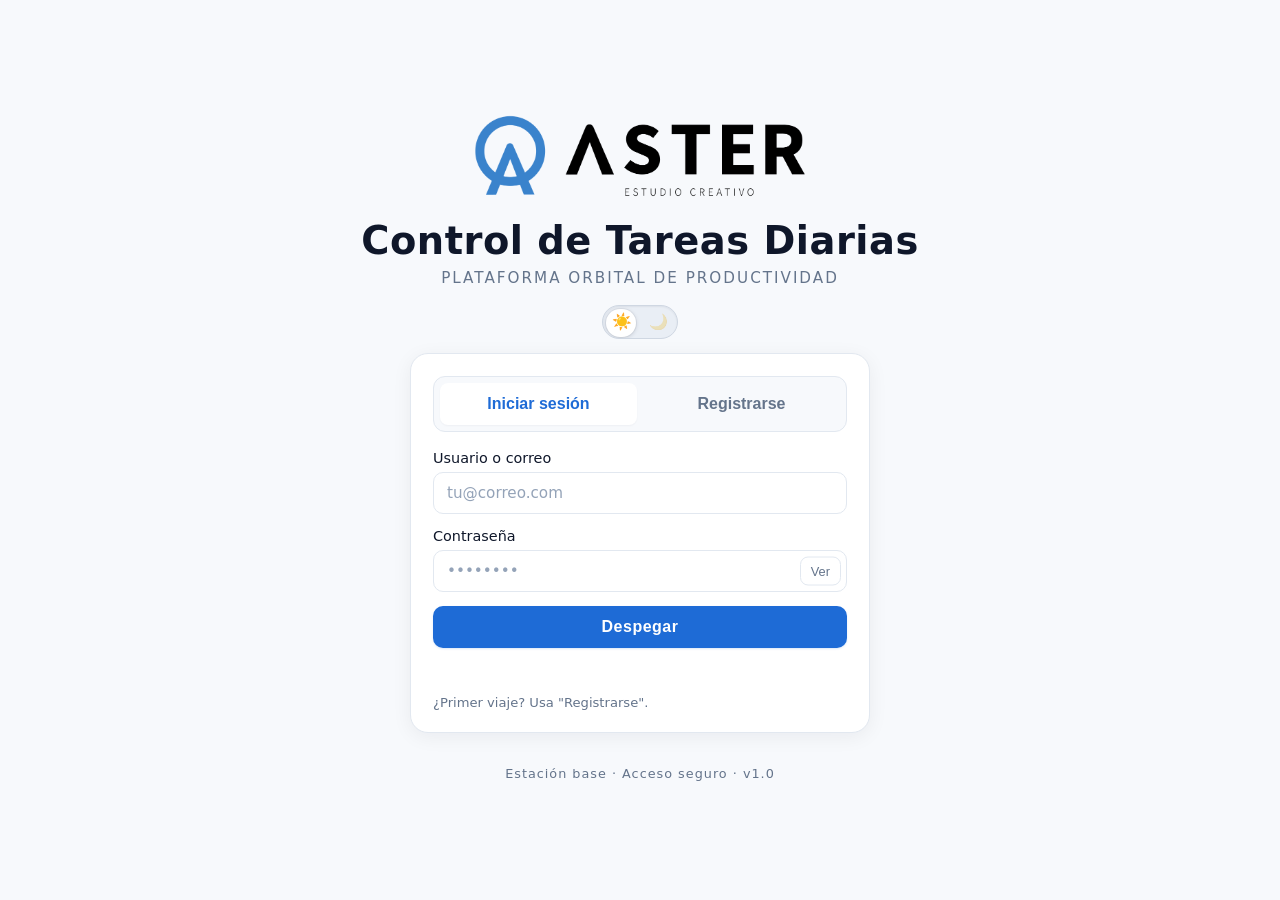
<file: index.html>
<!DOCTYPE html>
<html lang="es">
<head>
  <meta charset="UTF-8" />
  <meta name="viewport" content="width=device-width, initial-scale=1.0" />
  <title>Control de Tareas Diarias</title>
  <link rel="icon" type="image/png" href="faviconaster.png" />
  <link rel="apple-touch-icon" href="faviconaster.png" />
  <script>(function(){var t;try{t=localStorage.getItem('aster_theme');}catch(e){}document.documentElement.setAttribute('data-theme', (t==='aster'||t==='light')?t:'light');})();</script>
  <link rel="stylesheet" href="css/styles.css?v=17" />
</head>
<body>
  <main class="auth-wrapper">
    <header class="brand">
      <div class="logo logo-img" aria-hidden="true">
        <img src="asterlogoblanco.png" class="logo-aster-only" alt="Asterlogo" />
        <img src="asterlogoazul.png"   class="logo-light-only" alt="Asterlogo" />
      </div>
      <h1 class="brand-title">Control de Tareas Diarias</h1>
      <p class="brand-sub">Plataforma Orbital de Productividad</p>
    </header>

    <div class="auth-theme-row">
      <button type="button" class="theme-toggle" aria-label="Cambiar tema" aria-pressed="false">
        <span class="tt-icon tt-light" aria-hidden="true">☀️</span>
        <span class="tt-icon tt-aster" aria-hidden="true">🌙</span>
        <span class="tt-thumb" aria-hidden="true"></span>
      </button>
    </div>

    <section class="auth-card" id="auth-card">
      <div id="auth-main">
      <nav class="tabs" role="tablist">
        <button class="tab active" data-tab="login" role="tab">Iniciar sesión</button>
        <button class="tab" data-tab="register" role="tab">Registrarse</button>
      </nav>

      <form class="form active" id="form-login" autocomplete="off">
        <label>
          <span>Usuario o correo</span>
          <input type="text" name="username" required placeholder="tu@correo.com" />
        </label>
        <label>
          <span>Contraseña</span>
          <div class="password-wrap">
            <input type="password" name="password" required placeholder="••••••••" />
            <button type="button" class="toggle-pass" aria-label="Mostrar contraseña">Ver</button>
          </div>
        </label>
        <button class="btn-primary" type="submit">Despegar</button>
        <p class="form-msg" id="login-msg"></p>
        <p class="hint">¿Primer viaje? Usa "Registrarse".</p>
      </form>

      <form class="form" id="form-register" autocomplete="off">
        <label>
          <span>Nombre completo</span>
          <input type="text" name="name" required placeholder="Nombre Apellido" />
        </label>
        <label>
          <span>Teléfono</span>
          <input type="tel" name="phone" required placeholder="+52 55 0000 0000" />
        </label>
        <label>
          <span>Correo electrónico</span>
          <input type="email" name="email" required placeholder="correo@dominio.com" />
        </label>
        <label>
          <span>Nombre de usuario</span>
          <input type="text" name="username" required placeholder="tunombredeusuario" pattern="[a-zA-Z0-9._-]{3,20}" title="3 a 20 caracteres: letras, números, punto, guion o guion bajo" />
        </label>
        <label>
          <span>Contraseña</span>
          <div class="password-wrap">
            <input type="password" name="password" required placeholder="Mínimo 6 caracteres" minlength="6" />
            <button type="button" class="toggle-pass" aria-label="Mostrar contraseña">Ver</button>
          </div>
        </label>
        <label class="avatar-label">
          <span>Avatar</span>
          <input type="file" name="avatar" accept="image/*" id="avatar-input" />
          <div class="avatar-preview" id="avatar-preview">
            <span>Sin imagen</span>
          </div>
        </label>
        <button class="btn-primary" type="submit">Crear cuenta</button>
        <p class="form-msg" id="register-msg"></p>
      </form>

      </div>

      <div class="auth-view" id="view-contact" hidden>
        <div class="contact-icon">🛰️</div>
        <h3 id="contact-title">Registro recibido</h3>
        <p id="contact-msg">Tu cuenta fue creada y está <strong>pendiente de aprobación</strong>. Para activarla, comunícate con un administrador:</p>
        <div class="contact-actions">
          <a href="https://wa.link/m0frje" target="_blank" rel="noopener" class="btn-primary">📱 WhatsApp</a>
          <a href="tel:6671275611" class="btn-ghost">📞 6671275611</a>
        </div>
        <button type="button" class="btn-ghost full-w" id="contact-back">← Volver</button>
      </div>

      <div class="auth-view" id="view-blackhole" hidden>
        <div class="blackhole-wrap">
          <div class="blackhole">
            <div class="blackhole-ring"></div>
            <div class="blackhole-disk"></div>
            <div class="blackhole-core"></div>
          </div>
        </div>
        <h3 class="bh-title">Tu solicitud desapareció debido a un agujero negro</h3>
        <p>Si crees que fue un error, contacta con el administrador:</p>
        <div class="contact-actions">
          <a href="https://wa.link/m0frje" target="_blank" rel="noopener" class="btn-primary">📱 WhatsApp</a>
          <a href="tel:6671275611" class="btn-ghost">📞 6671275611</a>
        </div>
        <button type="button" class="btn-ghost full-w" id="bh-back">← Volver</button>
      </div>
    </section>

    <footer class="auth-foot">
      <p>Estación base · Acceso seguro · v1.0</p>
    </footer>
  </main>

  <script src="js/theme.js?v=17"></script>
  <script src="js/data.js?v=17"></script>
  <script src="js/auth.js?v=17"></script>
  <script src="js/app.js?v=17"></script>
</body>
</html>
</file>
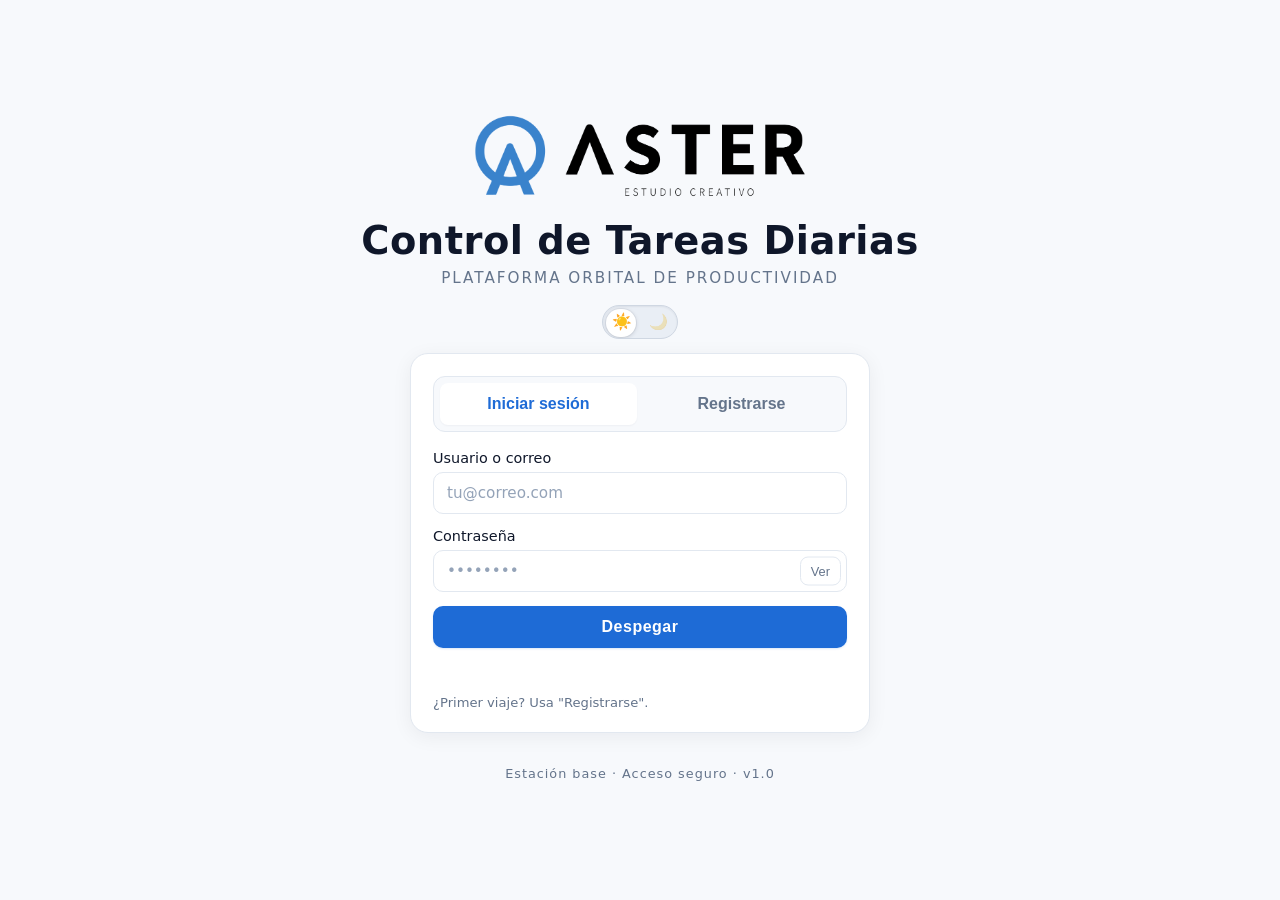
<file: dashboard.html>
<!DOCTYPE html>
<html lang="es">
<head>
  <meta charset="UTF-8" />
  <meta name="viewport" content="width=device-width, initial-scale=1.0" />
  <title>Panel · Control de Tareas Diarias</title>
  <link rel="icon" type="image/png" href="faviconaster.png" />
  <link rel="apple-touch-icon" href="faviconaster.png" />
  <script>(function(){var t;try{t=localStorage.getItem('aster_theme');}catch(e){}document.documentElement.setAttribute('data-theme', (t==='aster'||t==='light')?t:'light');})();</script>
  <link rel="stylesheet" href="css/styles.css?v=17" />
</head>
<body class="dashboard-body">
  <div class="space-bg">
    <div class="stars"></div>
    <div class="stars stars-2"></div>
    <div class="stars stars-3"></div>
    <span class="twinkle" style="top:10%; left:20%; animation-delay:0s"></span>
    <span class="twinkle" style="top:18%; left:68%; animation-delay:2.2s"></span>
    <span class="twinkle" style="top:34%; left:88%; animation-delay:4.1s"></span>
    <span class="twinkle" style="top:58%; left:12%; animation-delay:1.3s"></span>
    <span class="twinkle" style="top:72%; left:80%; animation-delay:3.7s"></span>
    <span class="twinkle" style="top:86%; left:40%; animation-delay:5.5s"></span>
    <div class="comet comet-1"></div>
    <div class="comet comet-2"></div>
    <div class="comet comet-3"></div>
    <div class="comet comet-4"></div>
    <div class="comet comet-5"></div>
  </div>

  <header class="topbar">
    <div class="topbar-left">
      <div class="logo logo-sm logo-img" aria-hidden="true">
        <img src="asterlogoblanco.png" class="logo-aster-only" alt="Asterlogo" />
        <img src="asterlogoazul.png"   class="logo-light-only" alt="Asterlogo" />
      </div>
      <div class="brand-text">
        <h2>Control de Tareas Diarias</h2>
        <p class="role-tag" id="role-tag">—</p>
      </div>
    </div>
    <button class="hamburger" id="hamburger" aria-label="Abrir menú" aria-expanded="false">
      <span></span><span></span><span></span>
    </button>
    <div class="topbar-right" id="topbar-right">
      <button type="button" class="theme-toggle" aria-label="Cambiar tema" aria-pressed="false">
        <span class="tt-icon tt-light" aria-hidden="true">☀️</span>
        <span class="tt-icon tt-aster" aria-hidden="true">🌙</span>
        <span class="tt-thumb" aria-hidden="true"></span>
      </button>
      <div class="user-chip">
        <img id="user-avatar" alt="avatar" />
        <div>
          <strong id="user-name">—</strong>
          <small id="user-username">—</small>
        </div>
      </div>
      <button class="btn-ghost" id="logout-btn">Cerrar sesión</button>
    </div>
  </header>

  <main class="dashboard">
    <section id="panel" class="panel"></section>
  </main>

  <script src="js/theme.js?v=17"></script>
  <script src="js/pickers.js?v=17"></script>
  <script src="js/data.js?v=17"></script>
  <script src="js/auth.js?v=17"></script>
  <script src="js/dashboard.js?v=17"></script>
</body>
</html>
</file>
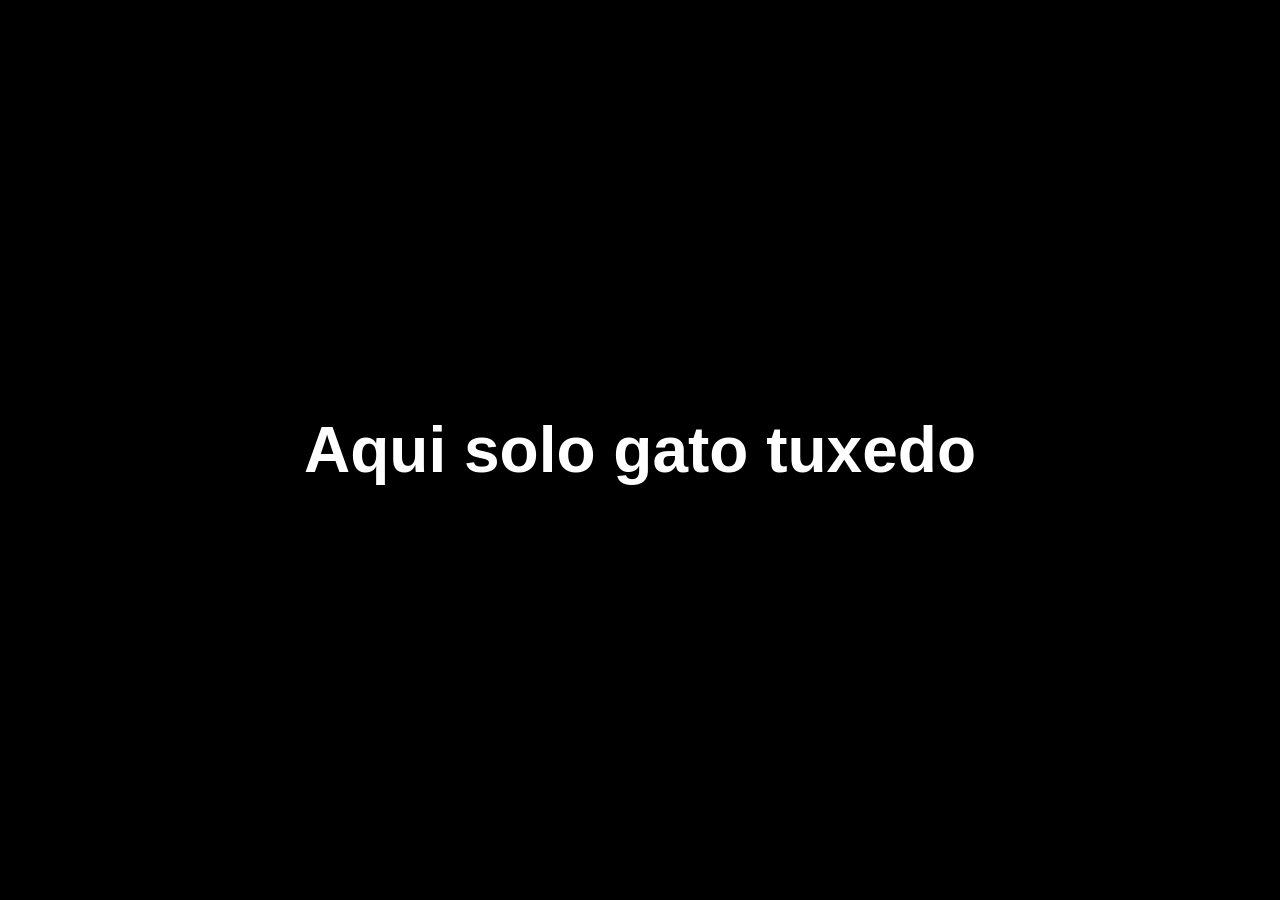
<file: gato-tuxedo.html>
<!DOCTYPE html>
<html lang="es">
<head>
  <meta charset="UTF-8" />
  <meta name="viewport" content="width=device-width, initial-scale=1.0" />
  <title>Gato Tuxedo</title>
  <link rel="icon" type="image/png" href="faviconaster.png" />
  <style>
    html, body {
      margin: 0;
      min-height: 100vh;
      background: #000;
      color: #fff;
      display: flex;
      align-items: center;
      justify-content: center;
      font-family: -apple-system, BlinkMacSystemFont, "Segoe UI", Roboto, sans-serif;
    }
    h1 {
      margin: 0;
      font-size: clamp(1.5rem, 6vw, 4rem);
      text-align: center;
      padding: 1rem;
    }
  </style>
</head>
<body>
  <h1>Aqui solo gato tuxedo</h1>
</body>
</html>
</file>
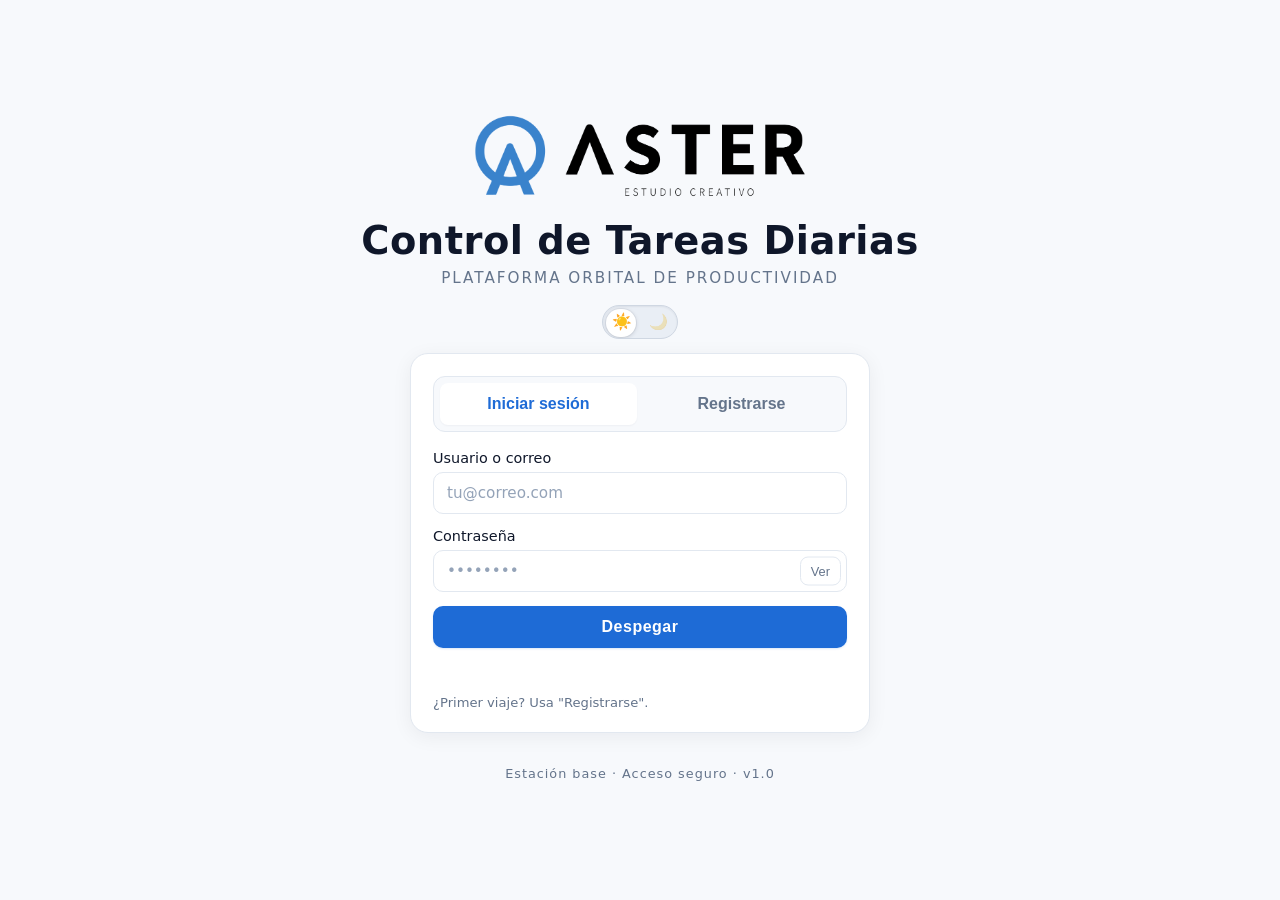
<file: reports.html>
<!DOCTYPE html>
<html lang="es">
<head>
  <meta charset="UTF-8" />
  <meta name="viewport" content="width=device-width, initial-scale=1.0" />
  <title>Reportes · Control de Tareas Diarias</title>
  <link rel="icon" type="image/png" href="faviconaster.png" />
  <link rel="apple-touch-icon" href="faviconaster.png" />
  <script>(function(){var t;try{t=localStorage.getItem('aster_theme');}catch(e){}document.documentElement.setAttribute('data-theme', (t==='aster'||t==='light')?t:'light');})();</script>
  <link rel="stylesheet" href="css/styles.css?v=17" />
</head>
<body class="dashboard-body">
  <div class="space-bg">
    <div class="stars"></div>
    <div class="stars stars-2"></div>
    <div class="stars stars-3"></div>
    <span class="twinkle" style="top:10%; left:20%; animation-delay:0s"></span>
    <span class="twinkle" style="top:18%; left:68%; animation-delay:2.2s"></span>
    <span class="twinkle" style="top:34%; left:88%; animation-delay:4.1s"></span>
    <span class="twinkle" style="top:58%; left:12%; animation-delay:1.3s"></span>
    <span class="twinkle" style="top:72%; left:80%; animation-delay:3.7s"></span>
    <span class="twinkle" style="top:86%; left:40%; animation-delay:5.5s"></span>
    <div class="comet comet-1"></div>
    <div class="comet comet-2"></div>
    <div class="comet comet-3"></div>
    <div class="comet comet-4"></div>
    <div class="comet comet-5"></div>
  </div>

  <header class="topbar">
    <div class="topbar-left">
      <div class="logo logo-sm logo-img" aria-hidden="true">
        <img src="asterlogoblanco.png" class="logo-aster-only" alt="Asterlogo" />
        <img src="asterlogoazul.png"   class="logo-light-only" alt="Asterlogo" />
      </div>
      <div class="brand-text">
        <h2>Reportes de tareas</h2>
        <p class="role-tag" id="role-tag">—</p>
      </div>
    </div>
    <button class="hamburger" id="hamburger" aria-label="Abrir menú" aria-expanded="false">
      <span></span><span></span><span></span>
    </button>
    <div class="topbar-right" id="topbar-right">
      <button type="button" class="theme-toggle" aria-label="Cambiar tema" aria-pressed="false">
        <span class="tt-icon tt-light" aria-hidden="true">☀️</span>
        <span class="tt-icon tt-aster" aria-hidden="true">🌙</span>
        <span class="tt-thumb" aria-hidden="true"></span>
      </button>
      <a href="dashboard.html" class="btn-ghost">← Panel</a>
      <button class="btn-ghost" id="logout-btn">Cerrar sesión</button>
    </div>
  </header>

  <main class="dashboard">
    <section class="card">
      <h3>Filtros</h3>
      <div class="cal-filters">
        <select id="rep-user" class="cal-f-control">
          <option value="">Todos los colaboradores</option>
        </select>
        <select id="rep-status" class="cal-f-control">
          <option value="">Cualquier estado</option>
        </select>
        <label class="cal-date"><span>Desde</span><input type="date" id="rep-from"/></label>
        <label class="cal-date"><span>Hasta</span><input type="date" id="rep-to"/></label>
        <input type="text" id="rep-text" class="cal-f-control rep-search" placeholder="Buscar en tarea o comentario..." />
        <div class="cal-presets">
          <button type="button" class="btn-ghost" data-preset="today">Hoy</button>
          <button type="button" class="btn-ghost" data-preset="yesterday">Ayer</button>
          <button type="button" class="btn-ghost" data-preset="week">Esta semana</button>
          <button type="button" class="btn-ghost" data-preset="month">Este mes</button>
          <button type="button" class="btn-ghost" data-preset="clear">Limpiar</button>
        </div>
      </div>
    </section>

    <section class="card">
      <h3>Resumen</h3>
      <div class="grid-3">
        <div class="stat"><div class="num" id="rep-stat-count">0</div><div class="lbl">Tareas</div></div>
        <div class="stat"><div class="num" id="rep-stat-hours">0h 00m</div><div class="lbl">Horas trabajadas</div></div>
        <div class="stat"><div class="num" id="rep-stat-done">0</div><div class="lbl">Realizadas</div></div>
      </div>
    </section>

    <section class="card">
      <div class="rep-toolbar">
        <h3>Resultados</h3>
        <div class="rep-actions">
          <button class="btn-ok" id="rep-export-csv">📥 Exportar CSV</button>
          <button class="btn-ghost" id="rep-print">🖨 Imprimir</button>
        </div>
      </div>
      <div class="table-wrap rep-table-wrap">
        <table class="rep-table">
          <thead>
            <tr>
              <th data-sort="userName">Colaborador</th>
              <th data-sort="name">Tarea</th>
              <th data-sort="start">Inicio</th>
              <th data-sort="end">Fin</th>
              <th data-sort="timeMinutes">Tiempo</th>
              <th data-sort="status">Estado</th>
              <th data-sort="createdAt">Fecha</th>
            </tr>
          </thead>
          <tbody id="rep-tbody"></tbody>
        </table>
      </div>
    </section>
  </main>

  <script src="js/theme.js?v=17"></script>
  <script src="js/pickers.js?v=17"></script>
  <script src="js/data.js?v=17"></script>
  <script src="js/auth.js?v=17"></script>
  <script src="js/reports.js?v=17"></script>
</body>
</html>
</file>
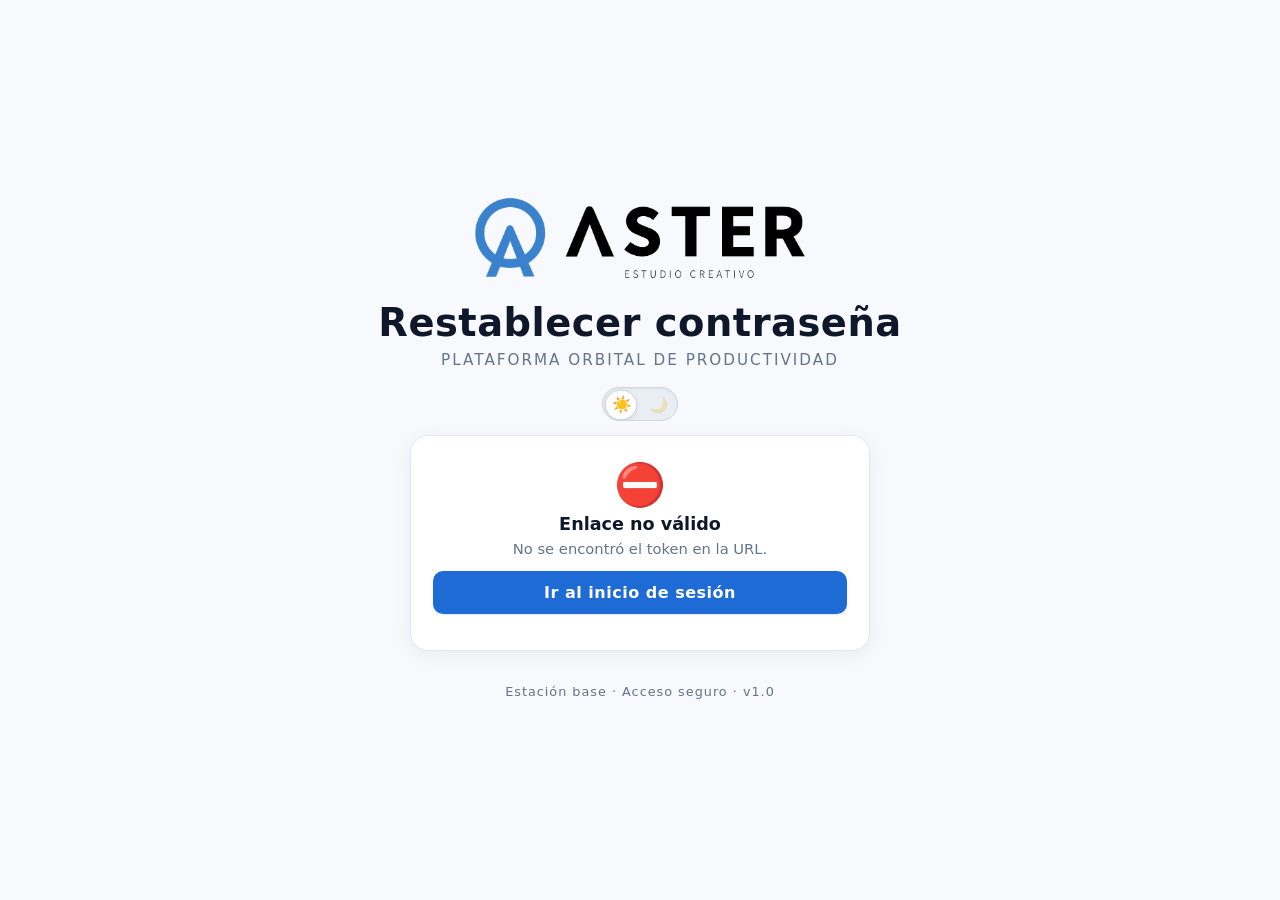
<file: reset.html>
<!DOCTYPE html>
<html lang="es">
<head>
  <meta charset="UTF-8" />
  <meta name="viewport" content="width=device-width, initial-scale=1.0" />
  <title>Restablecer contraseña · Control de Tareas Diarias</title>
  <link rel="icon" type="image/png" href="faviconaster.png" />
  <link rel="apple-touch-icon" href="faviconaster.png" />
  <script>(function(){var t;try{t=localStorage.getItem('aster_theme');}catch(e){}document.documentElement.setAttribute('data-theme', (t==='aster'||t==='light')?t:'light');})();</script>
  <link rel="stylesheet" href="css/styles.css?v=17" />
</head>
<body>
  <div class="space-bg">
    <div class="stars"></div>
    <div class="stars stars-2"></div>
    <div class="stars stars-3"></div>
    <span class="twinkle" style="top:8%;  left:18%; animation-delay:0s"></span>
    <span class="twinkle" style="top:14%; left:62%; animation-delay:1.6s"></span>
    <span class="twinkle" style="top:22%; left:86%; animation-delay:3.1s"></span>
    <span class="twinkle" style="top:38%; left:9%;  animation-delay:2.2s"></span>
    <span class="twinkle" style="top:48%; left:74%; animation-delay:4.5s"></span>
    <span class="twinkle" style="top:66%; left:30%; animation-delay:5.8s"></span>
    <span class="twinkle" style="top:74%; left:88%; animation-delay:0.7s"></span>
    <span class="twinkle" style="top:84%; left:15%; animation-delay:6.4s"></span>
    <div class="comet comet-1"></div>
    <div class="comet comet-2"></div>
    <div class="comet comet-3"></div>
    <div class="comet comet-4"></div>
    <div class="comet comet-5"></div>
  </div>

  <main class="auth-wrapper">
    <header class="brand">
      <div class="logo logo-img" aria-hidden="true">
        <img src="asterlogoblanco.png" class="logo-aster-only" alt="Asterlogo" />
        <img src="asterlogoazul.png"   class="logo-light-only" alt="Asterlogo" />
      </div>
      <h1 class="brand-title">Restablecer contraseña</h1>
      <p class="brand-sub">Plataforma Orbital de Productividad</p>
    </header>

    <div class="auth-theme-row">
      <button type="button" class="theme-toggle" aria-label="Cambiar tema" aria-pressed="false">
        <span class="tt-icon tt-light" aria-hidden="true">☀️</span>
        <span class="tt-icon tt-aster" aria-hidden="true">🌙</span>
        <span class="tt-thumb" aria-hidden="true"></span>
      </button>
    </div>

    <section class="auth-card" id="auth-card">
      <!-- Estado: cargando -->
      <div class="auth-view" id="view-loading">
        <p style="text-align:center;margin:20px 0;">Validando enlace…</p>
      </div>

      <!-- Estado: token inválido / usado / expirado -->
      <div class="auth-view" id="view-invalid" hidden>
        <div class="contact-icon">⛔</div>
        <h3 id="invalid-title">Enlace no válido</h3>
        <p id="invalid-msg">Pide al administrador un nuevo enlace para restablecer tu contraseña.</p>
        <div class="contact-actions">
          <a href="index.html" class="btn-primary">Ir al inicio de sesión</a>
        </div>
      </div>

      <!-- Estado: formulario -->
      <form class="form" id="reset-form" autocomplete="off" hidden>
        <p class="hint" id="hello-msg" style="text-align:center;margin:0 0 10px;"></p>
        <label>
          <span>Nueva contraseña</span>
          <div class="password-wrap">
            <input type="password" name="password" required minlength="6" placeholder="Mínimo 6 caracteres" />
            <button type="button" class="toggle-pass" aria-label="Mostrar contraseña">Ver</button>
          </div>
        </label>
        <label>
          <span>Confirmar contraseña</span>
          <div class="password-wrap">
            <input type="password" name="confirm" required minlength="6" placeholder="Repite la contraseña" />
            <button type="button" class="toggle-pass" aria-label="Mostrar contraseña">Ver</button>
          </div>
        </label>
        <button class="btn-primary" type="submit">Guardar contraseña</button>
        <p class="form-msg" id="reset-msg"></p>
      </form>

      <!-- Estado: éxito -->
      <div class="auth-view" id="view-success" hidden>
        <div class="contact-icon">✅</div>
        <h3>Contraseña actualizada</h3>
        <p>Tu nueva contraseña ya está activa. Ya puedes iniciar sesión.</p>
        <div class="contact-actions">
          <a href="index.html" class="btn-primary">Iniciar sesión</a>
        </div>
      </div>
    </section>

    <footer class="auth-foot">
      <p>Estación base · Acceso seguro · v1.0</p>
    </footer>
  </main>

  <script src="js/theme.js?v=17"></script>
  <script src="js/reset.js?v=17"></script>
</body>
</html>
</file>
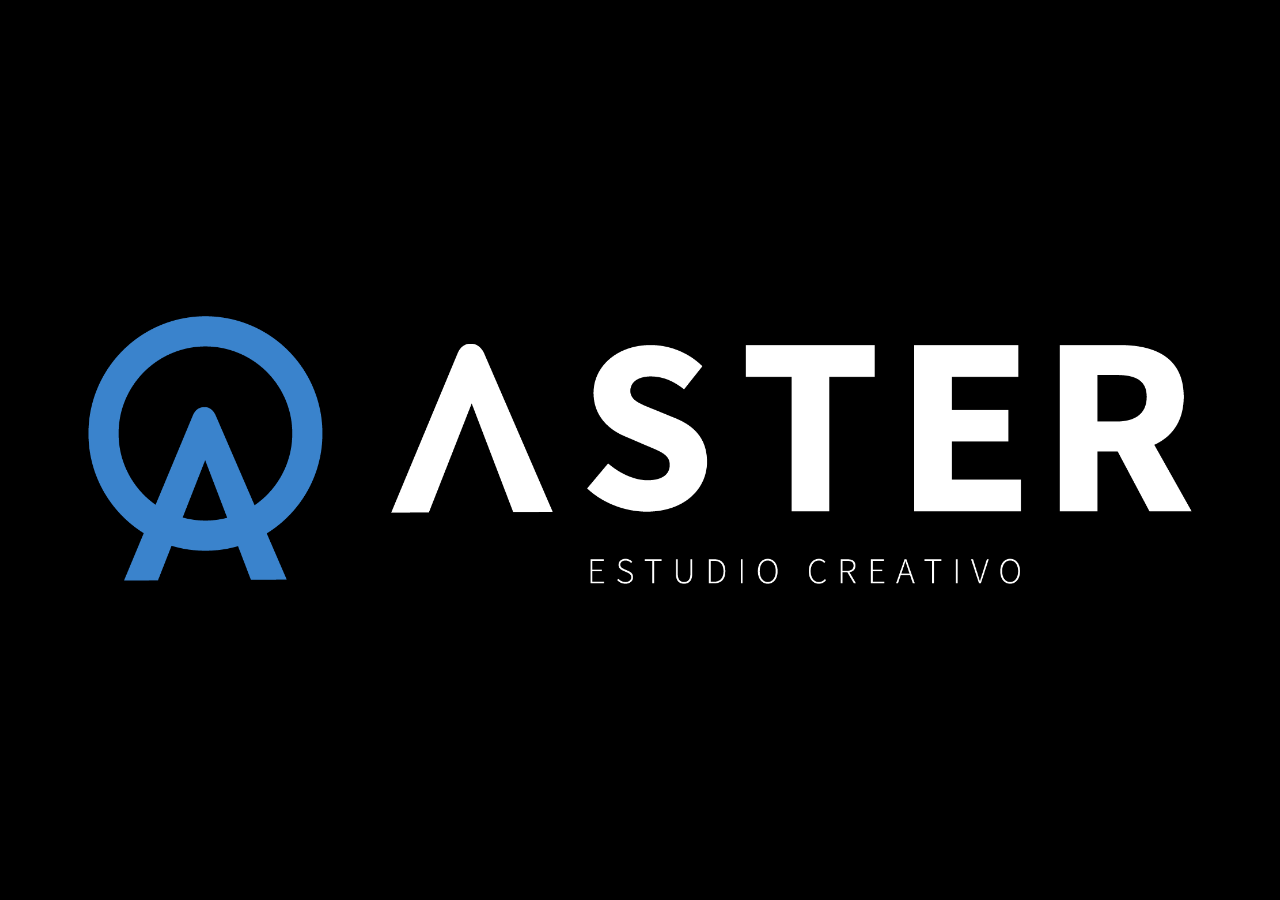
<file: solotest.html>
<!DOCTYPE html>
<html lang="es">
<head>
  <meta charset="UTF-8" />
  <meta name="viewport" content="width=device-width, initial-scale=1.0" />
  <title>Solotest</title>
  <link rel="icon" type="image/png" href="faviconaster.png" />
  <style>
    html, body {
      margin: 0;
      min-height: 100vh;
      background: #000;
      display: flex;
      align-items: center;
      justify-content: center;
    }
    img {
      max-width: 90vw;
      max-height: 90vh;
      object-fit: contain;
      display: block;
    }
  </style>
</head>
<body>
  <img src="asterlogoblanco.png" alt="Asterlogo" />
</body>
</html>
</file>
<file: css/styles.css>
:root {
  /* Escala de azules (constantes literales, no cambian por tema) */
  --blue-900: #020821;
  --blue-800: #061336;
  --blue-700: #0b1e55;
  --blue-600: #163a90;
  --blue-500: #1e6bd6;
  --blue-400: #3d8bff;
  --blue-300: #6fb6ff;
  --blue-200: #a8d3ff;
  --blue-100: #dbeeff;
  --accent: #8ad4ff;
  --danger: #ff6b6b;
  --ok: #4fe1a7;
  --warn: #ffd166;

  /* Tema CLARO (default) */
  --page-bg: linear-gradient(180deg, #ffffff 0%, #eaf2ff 100%);
  --text: #1a2a55;
  --text-muted: #5a6a8a;
  --text-subtle: #8999b3;
  --heading: #0b1e55;
  --accent-strong: #1e6bd6;
  --card-bg: #ffffff;
  --card-border: #d4dfec;
  --card-shadow: 0 4px 18px rgba(20, 40, 80, 0.08);
  --glass: #ffffff;
  --glass-border: #d4dfec;
  --shadow: 0 4px 18px rgba(20, 40, 80, 0.08);
  --input-bg: #f9fbfd;
  --input-border: #d4dfec;
  --input-text: #1a2a55;
  --input-placeholder: #9aa6bc;
  --btn-ghost-bg: #eff3f8;
  --btn-ghost-border: #d4dfec;
  --btn-ghost-text: #1a2a55;
  --backdrop: rgba(20, 40, 80, 0.4);
  --blur: 0px;
  --topbar-bg: rgba(255, 255, 255, 0.92);
  --dialog-bg: #ffffff;
  --dialog-text: #1a2a55;
}

[data-theme="aster"] {
  /* Tema ASTER (espacial oscuro) */
  --page-bg: radial-gradient(ellipse at top, #0a1a4a 0%, #02061f 60%, #000 100%);
  --text: #dbeeff;
  --text-muted: #a8d3ff;
  --text-subtle: #6fb6ff;
  --heading: #ffffff;
  --accent-strong: #8ad4ff;
  --card-bg: rgba(10, 24, 68, 0.55);
  --card-border: rgba(138, 212, 255, 0.25);
  --card-shadow: 0 10px 40px rgba(0, 10, 40, 0.6);
  --glass: rgba(10, 24, 68, 0.55);
  --glass-border: rgba(138, 212, 255, 0.25);
  --shadow: 0 10px 40px rgba(0, 10, 40, 0.6);
  --input-bg: rgba(2, 8, 33, 0.7);
  --input-border: rgba(138, 212, 255, 0.22);
  --input-text: #fff;
  --input-placeholder: rgba(168, 211, 255, 0.45);
  --btn-ghost-bg: rgba(255, 255, 255, 0.04);
  --btn-ghost-border: rgba(138, 212, 255, 0.25);
  --btn-ghost-text: #dbeeff;
  --backdrop: rgba(2, 8, 33, 0.7);
  --blur: 14px;
  --topbar-bg: rgba(2, 8, 33, 0.72);
  --dialog-bg: #0a1638;
  --dialog-text: #dbeeff;
}

* { box-sizing: border-box; }

html {
  background: var(--page-bg);
}
html, body {
  margin: 0;
  padding: 0;
  min-height: 100vh;
  font-family: "Segoe UI", "Inter", system-ui, -apple-system, sans-serif;
  color: var(--text);
  overflow-x: hidden;
}
body { background: transparent; }

/* Ocultar el fondo espacial (estrellas, cometas, asteroides, twinkles) en tema claro */
[data-theme="light"] .space-bg { display: none !important; }

/* Swap de logo según tema (usamos .logo img para vencer a .logo img{display:block}) */
.logo img.logo-light-only { display: none; }
[data-theme="light"] .logo img.logo-aster-only { display: none; }
[data-theme="light"] .logo img.logo-light-only { display: block; }

/* ---------- Space Background ---------- */
.space-bg {
  position: fixed;
  inset: 0;
  overflow: hidden;
  z-index: -1;
  pointer-events: none;
}

.stars, .stars-2, .stars-3 {
  position: absolute;
  inset: -50%;
  background-image:
    radial-gradient(1.5px 1.5px at 20px 30px, #fff, transparent),
    radial-gradient(1.5px 1.5px at 40px 70px, #cfe8ff, transparent),
    radial-gradient(2px   2px   at 90px 40px, #fff, transparent),
    radial-gradient(1.5px 1.5px at 130px 80px, #a8d3ff, transparent),
    radial-gradient(1.5px 1.5px at 170px 20px, #fff, transparent),
    radial-gradient(2px   2px   at 220px 120px, #cfe8ff, transparent),
    radial-gradient(1.5px 1.5px at 260px 60px, #fff, transparent);
  background-repeat: repeat;
  background-size: 300px 200px;
  animation: drift 120s linear infinite;
  opacity: 1;
}
.stars-2 { background-size: 500px 350px; animation-duration: 200s; opacity: 0.85; }
.stars-3 { background-size: 800px 600px; animation-duration: 320s; opacity: 0.7; }

@keyframes drift {
  from { transform: translate3d(0,0,0); }
  to   { transform: translate3d(-300px,-200px,0); }
}

/* Asteroids: roca irregular con cráteres usando varias capas de gradiente */
.asteroid {
  position: absolute;
  background:
    radial-gradient(circle at 22% 30%, rgba(15,10,6,0.9) 2.5px, transparent 4.5px),
    radial-gradient(circle at 62% 22%, rgba(30,22,14,0.75) 4px, transparent 7px),
    radial-gradient(circle at 46% 68%, rgba(15,10,6,0.85) 2px, transparent 3.5px),
    radial-gradient(circle at 78% 58%, rgba(22,16,10,0.8) 2.5px, transparent 4px),
    radial-gradient(circle at 28% 78%, rgba(25,18,10,0.7) 2px, transparent 3.5px),
    radial-gradient(circle at 82% 32%, rgba(15,10,6,0.75) 1.5px, transparent 3px),
    radial-gradient(circle at 12% 56%, rgba(20,14,8,0.6) 1.5px, transparent 2.5px),
    radial-gradient(ellipse at 32% 28%, #b49a80 0%, #7a6348 30%, #3f301f 70%, #1a110a 100%);
  box-shadow:
    inset -12px -16px 28px rgba(0,0,0,0.82),
    inset 4px 5px 14px rgba(255, 230, 200, 0.09),
    0 0 22px rgba(40, 28, 18, 0.5);
  animation: tumble linear infinite;
  will-change: transform;
}
.asteroid-1 {
  width: 82px; height: 70px; top: 18%; left: 12%;
  border-radius: 58% 42% 50% 50% / 40% 60% 55% 45%;
  animation-duration: 38s;
}
.asteroid-2 {
  width: 44px; height: 40px; top: 65%; left: 80%;
  border-radius: 40% 60% 45% 55% / 55% 45% 62% 38%;
  animation-duration: 50s; animation-direction: reverse;
}
.asteroid-3 {
  width: 110px; height: 92px; top: 78%; left: 22%;
  border-radius: 53% 47% 59% 41% / 46% 54% 49% 51%;
  animation-duration: 58s;
}
.asteroid-4 {
  width: 58px; height: 50px; top: 30%; left: 75%;
  border-radius: 44% 56% 52% 48% / 58% 42% 53% 47%;
  animation-duration: 44s; animation-direction: reverse;
}

@keyframes tumble {
  0%   { transform: translate(0, 0)    rotate(0deg); }
  25%  { transform: translate(10px, -14px) rotate(90deg); }
  50%  { transform: translate(-6px, -24px) rotate(180deg); }
  75%  { transform: translate(-16px, -8px) rotate(270deg); }
  100% { transform: translate(0, 0)    rotate(360deg); }
}

/* Comets */
.comet {
  position: absolute;
  width: 4px; height: 4px;
  background: #fff;
  border-radius: 50%;
  box-shadow: 0 0 10px 3px #cfe8ff;
  opacity: 0;
}
.comet::after {
  content: "";
  position: absolute;
  top: 50%;
  left: 4px;
  width: 220px; height: 2px;
  background: linear-gradient(90deg, rgba(255,255,255,0.95), rgba(138,212,255,0));
  transform: translateY(-50%);
  border-radius: 2px;
}
.comet-1 { animation: cometA 45s ease-in infinite; animation-delay:  3s; }
.comet-2 { animation: cometB 52s ease-in infinite; animation-delay: 14s; }
.comet-3 { animation: cometC 60s ease-in infinite; animation-delay: 28s; }
.comet-4 { animation: cometD 48s ease-in infinite; animation-delay: 42s; }
.comet-5 { animation: cometE 65s ease-in infinite; animation-delay: 56s; }

/* La cola se dibuja hacia +X desde la cabeza.
   Para que "persiga" al cometa, rotamos en la dirección OPUESTA al movimiento:
   angle = atan2(-dy, -dx) en coordenadas CSS (Y hacia abajo, rot CW positiva). */

/* A: de derecha-arriba a izquierda-centro  (dirección motion: ←↓ ; cola: →↑)  */
@keyframes cometA {
  0%   { top: 5%;  left: 110%; opacity: 0; transform: rotate(-16deg); }
  4%   { opacity: 1; }
  22%  { top: 45%; left: -25%; opacity: 0; transform: rotate(-16deg); }
  100% { top: 45%; left: -25%; opacity: 0; transform: rotate(-16deg); }
}
/* B: de izquierda-abajo a derecha-arriba (motion: →↑ ; cola: ←↓)  */
@keyframes cometB {
  0%   { top: 60%; left: -10%; opacity: 0; transform: rotate(162deg); }
  4%   { opacity: 1; }
  18%  { top: 20%; left: 115%; opacity: 0; transform: rotate(162deg); }
  100% { top: 20%; left: 115%; opacity: 0; transform: rotate(162deg); }
}
/* C: de izquierda-arriba a derecha-abajo (motion: →↓ ; cola: ←↑)  */
@keyframes cometC {
  0%   { top: 15%; left: -10%; opacity: 0; transform: rotate(-156deg); }
  5%   { opacity: 1; }
  20%  { top: 70%; left: 115%; opacity: 0; transform: rotate(-156deg); }
  100% { top: 70%; left: 115%; opacity: 0; transform: rotate(-156deg); }
}
/* D: de derecha-abajo a izquierda-arriba (motion: ←↑ ; cola: →↓) */
@keyframes cometD {
  0%   { top: 80%; left: 115%; opacity: 0; transform: rotate(20deg); }
  5%   { opacity: 1; }
  22%  { top: 30%; left: -20%; opacity: 0; transform: rotate(20deg); }
  100% { top: 30%; left: -20%; opacity: 0; transform: rotate(20deg); }
}
/* E: de derecha-centro a izquierda-abajo (motion: ←↓ ; cola: →↑) */
@keyframes cometE {
  0%   { top: 35%; left: 115%; opacity: 0; transform: rotate(-21deg); }
  5%   { opacity: 1; }
  24%  { top: 90%; left: -25%; opacity: 0; transform: rotate(-21deg); }
  100% { top: 90%; left: -25%; opacity: 0; transform: rotate(-21deg); }
}

/* ---------- Auth page ---------- */
.auth-wrapper {
  min-height: 100vh;
  display: flex;
  flex-direction: column;
  align-items: center;
  justify-content: center;
  padding: 28px 20px;
}

.brand {
  text-align: center;
  margin-bottom: 18px;
}
.logo {
  width: 130px; height: 150px;
  margin: 0 auto 12px;
  filter:
    drop-shadow(0 0 12px rgba(61,139,255,0.9))
    drop-shadow(0 0 28px rgba(61,139,255,0.55))
    drop-shadow(0 0 48px rgba(138,212,255,0.35));
  animation: bob 5s ease-in-out infinite;
}
.logo svg, .logo img { width: 100%; height: 100%; object-fit: contain; display: block; }
.logo-sm { margin: 0; }
.logo-img { width: 400px; height: 100px; max-width: 90vw; }
.logo-img.logo-sm { width: 200px; height: 50px; max-width: none; max-height: none; }
@keyframes bob {
  0%,100% { transform: translateY(-4px); }
  50%     { transform: translateY(4px); }
}

/* Estrellas parpadeantes muy tenues */
.twinkle {
  position: absolute;
  width: 3px; height: 3px;
  background: #fff;
  border-radius: 50%;
  opacity: 0;
  box-shadow: 0 0 6px 1px rgba(207,232,255,0.6);
  animation: twinkle 7s ease-in-out infinite;
  pointer-events: none;
}
@keyframes twinkle {
  0%, 100% { opacity: 0; transform: scale(0.6); }
  45%      { opacity: 0.35; transform: scale(1); }
  55%      { opacity: 0.7; transform: scale(1.2); }
  65%      { opacity: 0.35; transform: scale(1); }
}

.brand-title {
  margin: 0;
  font-size: clamp(1.6rem, 3.5vw, 2.4rem);
  letter-spacing: 0.5px;
  color: #fff;
  text-shadow: 0 0 16px rgba(138,212,255,0.5);
}
.brand-sub {
  margin: 6px 0 0;
  color: var(--blue-200);
  font-size: 0.95rem;
  letter-spacing: 2px;
  text-transform: uppercase;
  opacity: 0.8;
}

.auth-card {
  width: min(460px, 100%);
  background: var(--glass);
  backdrop-filter: blur(18px) saturate(140%);
  -webkit-backdrop-filter: blur(18px) saturate(140%);
  border: 1px solid var(--glass-border);
  border-radius: 18px;
  box-shadow: var(--shadow);
  padding: 22px;
}

.tabs {
  display: flex;
  gap: 6px;
  margin-bottom: 18px;
  background: rgba(4,12,36,0.6);
  padding: 6px;
  border-radius: 12px;
}
.tab {
  flex: 1;
  background: transparent;
  color: var(--blue-200);
  border: none;
  padding: 12px 14px;
  border-radius: 8px;
  cursor: pointer;
  font-weight: 600;
  font-size: 16px;
  transition: all 0.25s ease;
}
.tab:hover { color: #fff; }
.tab.active {
  background: linear-gradient(135deg, var(--blue-500), var(--blue-600));
  color: #fff;
  box-shadow: 0 4px 16px rgba(30,107,214,0.5);
}

.form { display: none; flex-direction: column; gap: 14px; }
.form.active { display: flex; }
.form label {
  display: flex;
  flex-direction: column;
  gap: 6px;
  font-size: 0.9rem;
  color: var(--blue-200);
}
.form input, .form select, .form textarea {
  width: 100%;
  padding: 11px 13px;
  background: rgba(2,8,33,0.7);
  border: 1px solid rgba(138,212,255,0.2);
  border-radius: 10px;
  color: #fff;
  font-size: 0.95rem;
  outline: none;
  transition: border-color 0.2s, box-shadow 0.2s;
  font-family: inherit;
}
.form input:focus, .form select:focus, .form textarea:focus {
  border-color: var(--blue-400);
  box-shadow: 0 0 0 3px rgba(61,139,255,0.25);
}
.form input::placeholder { color: rgba(168,211,255,0.45); }

.password-wrap {
  position: relative;
}
.password-wrap input { padding-right: 64px; }
.toggle-pass {
  position: absolute;
  right: 6px;
  top: 50%;
  transform: translateY(-50%);
  background: rgba(61,139,255,0.18);
  color: var(--blue-100);
  border: 1px solid rgba(138,212,255,0.3);
  padding: 6px 10px;
  border-radius: 8px;
  font-size: 0.8rem;
  cursor: pointer;
  transition: background 0.2s;
}
.toggle-pass:hover { background: rgba(61,139,255,0.35); }

.btn-primary {
  background: linear-gradient(135deg, var(--blue-400), var(--blue-600));
  color: #fff;
  border: none;
  padding: 12px 16px;
  border-radius: 10px;
  font-weight: 700;
  font-size: 1rem;
  cursor: pointer;
  letter-spacing: 0.5px;
  box-shadow: 0 6px 20px rgba(30,107,214,0.45);
  transition: transform 0.12s ease, box-shadow 0.2s ease;
}
.btn-primary:hover { transform: translateY(-1px); box-shadow: 0 10px 24px rgba(30,107,214,0.6); }
.btn-primary:active { transform: translateY(0); }

.btn-ghost {
  background: rgba(255,255,255,0.04);
  color: var(--blue-100);
  border: 1px solid var(--glass-border);
  padding: 8px 14px;
  border-radius: 10px;
  cursor: pointer;
  transition: background 0.2s;
}
.btn-ghost:hover { background: rgba(255,255,255,0.1); }

.btn-danger {
  background: linear-gradient(135deg, #ff6b6b, #c43a3a);
  color: #fff;
  border: none;
  padding: 8px 14px;
  border-radius: 10px;
  cursor: pointer;
  font-weight: 600;
}

.btn-ok {
  background: linear-gradient(135deg, #4fe1a7, #1ea26d);
  color: #00281a;
  border: none;
  padding: 8px 14px;
  border-radius: 10px;
  cursor: pointer;
  font-weight: 700;
}

.form-msg {
  margin: 0;
  font-size: 0.88rem;
  min-height: 1.1em;
}
.form-msg.error { color: var(--danger); }
.form-msg.ok    { color: var(--ok); }

.hint {
  font-size: 0.82rem;
  color: rgba(168,211,255,0.65);
  margin: 4px 0 0;
}
.reset-step {
  display: flex;
  flex-direction: column;
  gap: 14px;
}

.demo-code {
  background: rgba(61,139,255,0.15);
  padding: 10px;
  border-radius: 10px;
  text-align: center;
  font-size: 1.3rem;
  letter-spacing: 8px;
  font-weight: 700;
  color: #fff;
  border: 1px dashed var(--blue-400);
}

.avatar-edit {
  display: flex;
  align-items: center;
  gap: 12px;
  margin-bottom: 4px;
  flex-wrap: wrap;
}
.avatar-edit .avatar-preview { width: 72px; height: 72px; margin: 0; flex-shrink: 0; }
.avatar-edit .eu-upload {
  display: inline-flex;
  align-items: center;
  justify-content: center;
  cursor: pointer;
}

.avatar-label { gap: 10px; align-items: center; text-align: center; }
.avatar-label > input[type="file"] { align-self: center; }
.avatar-preview {
  width: 110px; height: 110px;
  margin: 0 auto;
  border-radius: 50%;
  background: rgba(2,8,33,0.7);
  border: 1px dashed rgba(138,212,255,0.35);
  display: flex; align-items: center; justify-content: center;
  color: rgba(168,211,255,0.55);
  font-size: 0.8rem;
  overflow: hidden;
  box-shadow: 0 0 20px rgba(61,139,255,0.3);
}
.avatar-preview img { width: 100%; height: 100%; object-fit: cover; }

/* Vistas alternas del auth-card (contacta admin, agujero negro) */
.auth-view { text-align: center; }
.auth-view h3 { color: #fff; margin: 8px 0 6px; font-size: 1.1rem; }
.auth-view p { color: var(--blue-200); margin: 6px 0 14px; font-size: 0.92rem; }
.contact-icon { font-size: 2.6rem; line-height: 1; margin: 6px 0; filter: drop-shadow(0 0 16px rgba(61,139,255,0.7)); }
.contact-actions {
  display: flex; flex-direction: column; gap: 10px;
  margin: 12px 0 14px;
}
.contact-actions .btn-primary, .contact-actions .btn-ghost { padding: 12px 16px; text-decoration: none; text-align: center; display: block; font-size: 16px; }
.contact-actions a.btn-primary { color: #fff; }
.contact-actions a.btn-ghost { color: var(--text); }
.btn-ghost.full-w { width: 100%; }

/* Agujero negro */
.blackhole-wrap { display: flex; justify-content: center; margin: 8px 0 16px; }
.blackhole {
  position: relative;
  width: 220px; height: 220px;
  border-radius: 50%;
}
.blackhole-core {
  position: absolute; inset: 28%;
  border-radius: 50%;
  background: radial-gradient(circle at center, #000 55%, rgba(10,20,40,0.9) 75%, transparent 100%);
  box-shadow: 0 0 40px 20px rgba(0,0,0,0.9);
}
.blackhole-disk {
  position: absolute; inset: 8%;
  border-radius: 50%;
  background: conic-gradient(from 0deg,
    rgba(138,212,255,0) 0deg,
    rgba(138,212,255,0.55) 60deg,
    rgba(255,207,140,0.75) 130deg,
    rgba(255,140,80,0.65) 180deg,
    rgba(138,212,255,0.55) 280deg,
    rgba(138,212,255,0) 360deg);
  filter: blur(8px) saturate(140%);
  animation: bhSpin 9s linear infinite;
  mask-image: radial-gradient(circle, transparent 40%, #000 55%, #000 85%, transparent 100%);
  -webkit-mask-image: radial-gradient(circle, transparent 40%, #000 55%, #000 85%, transparent 100%);
}
.blackhole-ring {
  position: absolute; inset: -10px;
  border-radius: 50%;
  background: conic-gradient(from 180deg,
    rgba(61,139,255,0),
    rgba(138,212,255,0.45) 20%,
    rgba(255,207,140,0.35) 60%,
    rgba(61,139,255,0.45) 80%,
    rgba(61,139,255,0) 100%);
  filter: blur(14px);
  animation: bhSpin 14s linear infinite reverse;
  opacity: 0.7;
}
@keyframes bhSpin { to { transform: rotate(360deg); } }
.bh-title {
  color: #fff;
  letter-spacing: 0.5px;
  text-shadow: 0 0 14px rgba(138,212,255,0.4);
}

.auth-foot {
  margin-top: 20px;
  color: rgba(168,211,255,0.5);
  font-size: 0.8rem;
  letter-spacing: 1px;
}

/* ---------- Dashboard ---------- */
.dashboard-body { padding-bottom: 40px; }

.topbar {
  position: sticky;
  top: 0;
  z-index: 10;
  display: flex;
  align-items: center;
  justify-content: space-between;
  padding: 20px 24px;
  background: rgba(2,8,33,0.72);
  backdrop-filter: blur(14px);
  -webkit-backdrop-filter: blur(14px);
  border-bottom: 1px solid var(--glass-border);
}
.topbar-left, .topbar-right { display: flex; align-items: center; gap: 14px; }
.topbar h2 { margin: 0; font-size: 1.1rem; color: #fff; }

/* Hamburger button (oculto en escritorio) */
.hamburger {
  display: none;
  background: rgba(61,139,255,0.15);
  border: 1px solid var(--glass-border);
  border-radius: 12px;
  width: 46px;
  height: 46px;
  flex-direction: column;
  align-items: center;
  justify-content: center;
  gap: 5px;
  cursor: pointer;
  padding: 0;
  transition: background 0.2s, box-shadow 0.2s;
}
.hamburger:hover { background: rgba(61,139,255,0.32); box-shadow: 0 0 14px rgba(61,139,255,0.35); }
.hamburger span {
  display: block;
  width: 22px;
  height: 2px;
  background: var(--blue-100);
  border-radius: 2px;
  transition: transform 0.28s ease, opacity 0.2s ease;
  transform-origin: center;
}
.hamburger.open span:nth-child(1) { transform: translateY(7px) rotate(45deg); }
.hamburger.open span:nth-child(2) { opacity: 0; transform: scaleX(0.2); }
.hamburger.open span:nth-child(3) { transform: translateY(-7px) rotate(-45deg); }

@media (max-width: 720px) {
  .topbar { padding: 14px 16px; flex-wrap: nowrap; gap: 10px; }
  .topbar-left { gap: 10px; min-width: 0; flex: 1; }
  .topbar h2 { font-size: 0.92rem; white-space: nowrap; overflow: hidden; text-overflow: ellipsis; }
  .role-tag { font-size: 0.65rem; }
  .logo-img.logo-sm { width: 130px; height: 32px; }
  .hamburger { display: flex; flex-shrink: 0; }
  .topbar-right {
    position: absolute;
    top: 100%;
    right: 0;
    left: 0;
    flex-direction: column;
    align-items: stretch;
    gap: 12px;
    background: rgba(2,8,33,0.95);
    backdrop-filter: blur(18px);
    -webkit-backdrop-filter: blur(18px);
    border-bottom: 1px solid var(--glass-border);
    padding: 16px 18px;
    transform: translateY(-12px);
    opacity: 0;
    pointer-events: none;
    transition: transform 0.25s ease, opacity 0.2s ease;
  }
  .topbar-right.open {
    transform: translateY(0);
    opacity: 1;
    pointer-events: auto;
  }
  .topbar-right .user-chip { width: 100%; justify-content: flex-start; }
  .topbar-right #logout-btn { width: 100%; padding: 10px 14px; }
}
.role-tag {
  margin: 2px 0 0;
  font-size: 0.75rem;
  letter-spacing: 2px;
  color: var(--accent);
  text-transform: uppercase;
}
.user-chip {
  display: flex; align-items: center; gap: 10px;
  background: rgba(255,255,255,0.04);
  padding: 6px 12px;
  border-radius: 40px;
  border: 1px solid var(--glass-border);
}
.user-chip img {
  width: 36px; height: 36px;
  border-radius: 50%;
  object-fit: cover;
  background: var(--blue-700);
}
.user-chip strong { display: block; color: #fff; font-size: 0.9rem; }
.user-chip small  { color: var(--blue-300); font-size: 0.75rem; }

.dashboard {
  max-width: 1200px;
  margin: 24px auto;
  padding: 0 20px;
}

.panel {
  display: grid;
  gap: 20px;
}

.card {
  background: var(--glass);
  backdrop-filter: blur(14px) saturate(140%);
  -webkit-backdrop-filter: blur(14px) saturate(140%);
  border: 1px solid var(--glass-border);
  border-radius: 16px;
  padding: 20px;
  box-shadow: var(--shadow);
}

.card h3 {
  margin: 0 0 14px;
  color: #fff;
  font-size: 1.1rem;
  display: flex; align-items: center; gap: 10px;
}
.card h3::before {
  content: "";
  width: 8px; height: 8px;
  background: var(--accent);
  border-radius: 50%;
  box-shadow: 0 0 10px var(--accent);
}

.row { display: flex; flex-wrap: wrap; gap: 12px; }
.grid-2 { display: grid; grid-template-columns: 1fr 1fr; gap: 14px; }
.grid-3 { display: grid; grid-template-columns: repeat(3, 1fr); gap: 14px; }
@media (max-width: 720px) { .grid-2, .grid-3 { grid-template-columns: 1fr; } }

.task-list {
  list-style: none;
  padding: 0;
  margin: 0;
  display: grid;
  gap: 10px;
}
.task-item {
  display: grid;
  grid-template-columns: 1fr auto;
  gap: 10px;
  align-items: start;
  background: rgba(2,8,33,0.55);
  border: 1px solid rgba(138,212,255,0.15);
  border-radius: 12px;
  padding: 12px 14px;
}
.task-item.done { opacity: 0.7; }
.task-item.done .task-name { text-decoration: line-through; color: var(--blue-300); }
.task-meta {
  display: flex; gap: 10px; flex-wrap: wrap;
  color: var(--blue-300);
  font-size: 0.8rem;
  margin-top: 4px;
}
.task-meta span {
  background: rgba(61,139,255,0.15);
  padding: 2px 8px;
  border-radius: 999px;
}
.task-name { font-weight: 600; color: #fff; }
.task-comment { color: var(--blue-200); font-size: 0.9rem; margin-top: 6px; }
.task-actions { display: flex; flex-direction: column; gap: 6px; align-items: flex-end; }

.stat {
  background: rgba(2,8,33,0.6);
  border: 1px solid var(--glass-border);
  border-radius: 14px;
  padding: 14px;
  text-align: center;
}
.stat .num { font-size: 1.6rem; font-weight: 800; color: #fff; }
.stat .lbl { color: var(--blue-300); font-size: 0.8rem; letter-spacing: 1px; text-transform: uppercase; }

table {
  width: 100%;
  border-collapse: collapse;
}
th, td {
  text-align: left;
  padding: 10px 12px;
  border-bottom: 1px solid rgba(138,212,255,0.12);
  font-size: 0.9rem;
}
th { color: var(--blue-300); font-weight: 600; text-transform: uppercase; font-size: 0.75rem; letter-spacing: 1px; }
tbody tr:hover { background: rgba(61,139,255,0.06); }

/* Acciones de la tabla del admin con buen aire entre botones */
.cell-actions {
  display: flex;
  flex-wrap: wrap;
  gap: 10px;
  align-items: center;
  min-width: 320px;
}
.cell-actions button {
  padding: 8px 14px;
  font-size: 0.82rem;
  white-space: nowrap;
  border-radius: 9px;
  letter-spacing: 0.3px;
}
.cell-actions em { color: var(--blue-300); font-style: italic; padding: 0 6px; }
.table-wrap { overflow-x: auto; }

.badge {
  display: inline-block;
  padding: 3px 10px;
  border-radius: 999px;
  font-size: 0.75rem;
  font-weight: 600;
  text-transform: uppercase;
  letter-spacing: 0.5px;
}
.badge.badge-none { background: rgba(138,212,255,0.12); color: var(--blue-300); font-style: italic; }
.badge.user-status-approved { background: rgba(79,225,167,0.2); color: var(--ok); }
.badge.user-status-pending  { background: rgba(255,209,102,0.22); color: var(--warn); }
.badge.user-status-rejected { background: rgba(255,107,107,0.22); color: var(--danger); }
.badge.user-status-inactive { background: rgba(168,168,168,0.2); color: #c9d4e0; }
tr.row-status-inactive,
tr.row-status-rejected { opacity: 0.65; }

/* Solicitudes pendientes */
.pending-card {
  display: flex;
  justify-content: space-between;
  align-items: center;
  gap: 12px;
  padding: 14px;
  background: rgba(255,209,102,0.08);
  border: 1px solid rgba(255,209,102,0.3);
  border-left: 4px solid var(--warn);
  border-radius: 12px;
  margin-bottom: 10px;
}
.pending-card .pending-name { font-weight: 700; color: #fff; font-size: 1rem; }
.pending-card .pending-meta {
  display: flex; flex-wrap: wrap; gap: 6px 12px;
  color: var(--blue-300); font-size: 0.82rem; margin-top: 3px;
}
.pending-card .pending-actions { display: flex; gap: 8px; flex-shrink: 0; }
.pending-card .pending-actions button { padding: 9px 14px; }
@media (max-width: 720px) {
  .pending-card { flex-direction: column; align-items: stretch; padding: 12px; gap: 8px; }
  .pending-card .pending-name { font-size: 0.95rem; }
  .pending-card .pending-meta { gap: 4px 10px; font-size: 0.78rem; word-break: break-word; }
  .pending-card .pending-meta span { display: inline-block; max-width: 100%; overflow-wrap: anywhere; }
  .pending-card .pending-actions { width: 100%; gap: 6px; }
  .pending-card .pending-actions button { flex: 1; padding: 10px; font-size: 0.88rem; }
}

.badge.colaborador { background: rgba(79,225,167,0.18); color: var(--ok); }
.badge.empleador   { background: rgba(255,209,102,0.18); color: var(--warn); }
.badge.supervisor  { background: rgba(138,212,255,0.18); color: var(--accent); }
.badge.administrador { background: rgba(255,107,107,0.18); color: var(--danger); }
.badge.done { background: rgba(79,225,167,0.18); color: var(--ok); }
.badge.pending { background: rgba(255,209,102,0.18); color: var(--warn); }

.empty {
  text-align: center;
  padding: 30px 10px;
  color: var(--blue-300);
  font-style: italic;
}

.filter-bar { display: flex; gap: 8px; flex-wrap: wrap; margin-bottom: 14px; }
.filter-bar select, .filter-bar input {
  background: rgba(2,8,33,0.7);
  border: 1px solid rgba(138,212,255,0.2);
  color: #fff;
  padding: 8px 10px;
  border-radius: 8px;
  font-family: inherit;
}

/* El estilo "chip" oscuro del readonly solo aplica al campo de Tiempo calculado,
   no a los .time-field ni a los .date-field (que tienen su propia presentación). */
input[readonly]:not(.time-field):not(.date-field) {
  background: rgba(2,8,33,0.5);
  color: var(--accent);
  font-weight: 700;
  letter-spacing: 2px;
  cursor: default;
}
[data-theme="light"] input[readonly]:not(.time-field):not(.date-field) {
  background: var(--m-primary-soft);
  color: var(--m-primary);
  border-color: var(--m-border);
}

/* Campo de hora estilizado con ícono de reloj */
.time-field {
  padding-right: 40px !important;
  background-image: url("data:image/svg+xml;utf8,<svg xmlns='http://www.w3.org/2000/svg' viewBox='0 0 24 24' fill='none' stroke='%238ad4ff' stroke-width='2' stroke-linecap='round' stroke-linejoin='round'><circle cx='12' cy='12' r='9'/><path d='M12 7v5l3 2'/></svg>") !important;
  background-repeat: no-repeat !important;
  background-position: right 12px center !important;
  background-size: 18px 18px !important;
  cursor: pointer !important;
}
.time-field:hover {
  border-color: var(--blue-400) !important;
  box-shadow: 0 0 0 3px rgba(61,139,255,0.18);
}

/* Quita el ícono nativo de los inputs type="time" por si quedara alguno */
input[type="time"]::-webkit-calendar-picker-indicator {
  filter: invert(70%) sepia(80%) saturate(500%) hue-rotate(180deg);
  cursor: pointer;
  opacity: 0.9;
}
input[type="time"]::-webkit-calendar-picker-indicator:hover { opacity: 1; }

/* ---------- Picker de hora personalizado ---------- */
dialog.time-picker-dialog {
  width: min(460px, 96vw);
  padding: 22px;
  background: linear-gradient(160deg, #0a1a4a 0%, #040d2e 100%);
  border: 1px solid var(--glass-border);
  border-radius: 20px;
  color: var(--blue-100);
}
dialog.time-picker-dialog::backdrop { background: rgba(2,8,33,0.8); backdrop-filter: blur(6px); }

.tp-header { text-align: center; margin-bottom: 14px; }
.tp-clock {
  font-family: "Segoe UI", monospace;
  font-size: 3.2rem;
  font-weight: 800;
  color: #fff;
  text-shadow: 0 0 24px rgba(138,212,255,0.7);
  letter-spacing: 4px;
  line-height: 1;
}
.tp-clock .tp-sep {
  color: var(--accent);
  animation: tpBlink 1.2s ease-in-out infinite;
}
@keyframes tpBlink { 0%,100% { opacity: 1; } 50% { opacity: 0.35; } }
.tp-sub {
  margin: 6px 0 0;
  color: var(--blue-300);
  font-size: 0.8rem;
  letter-spacing: 2px;
  text-transform: uppercase;
}

.tp-cols {
  display: grid;
  grid-template-columns: 1fr 1fr;
  gap: 16px;
  margin: 14px 0;
}
.tp-col-label {
  text-align: center;
  font-size: 0.75rem;
  letter-spacing: 2px;
  color: var(--blue-300);
  text-transform: uppercase;
  margin-bottom: 6px;
}
.tp-col-grid {
  display: grid;
  grid-template-columns: repeat(4, 1fr);
  gap: 6px;
  max-height: 200px;
  overflow-y: auto;
  padding: 4px;
  background: rgba(2,8,33,0.6);
  border: 1px solid rgba(138,212,255,0.15);
  border-radius: 12px;
}
.tp-col-grid::-webkit-scrollbar { width: 6px; }
.tp-col-grid::-webkit-scrollbar-thumb { background: rgba(138,212,255,0.3); border-radius: 4px; }

.tp-cell {
  background: transparent;
  color: var(--blue-200);
  border: 1px solid transparent;
  padding: 8px 4px;
  border-radius: 8px;
  cursor: pointer;
  font-family: "Segoe UI", monospace;
  font-size: 0.95rem;
  font-weight: 600;
  transition: all 0.15s ease;
}
.tp-cell:hover { background: rgba(61,139,255,0.2); color: #fff; }
.tp-cell.active {
  background: linear-gradient(135deg, var(--blue-400), var(--blue-600));
  color: #fff;
  box-shadow: 0 0 12px rgba(61,139,255,0.6);
  transform: scale(1.05);
}

.tp-actions {
  display: flex;
  gap: 8px;
  justify-content: flex-end;
  margin-top: 10px;
}
.tp-actions button { padding: 10px 18px; }

/* ---------- Status badges ---------- */
.badge.status-trabajando { background: rgba(61,139,255,0.22); color: var(--blue-300); }
.badge.status-revision   { background: rgba(255,209,102,0.22); color: var(--warn); }
.badge.status-realizada  { background: rgba(79,225,167,0.22); color: var(--ok); }
.badge.status-cancelado  { background: rgba(255,107,107,0.22); color: var(--danger); }

.status-select {
  background: rgba(2,8,33,0.7);
  border: 1px solid rgba(138,212,255,0.2);
  color: var(--blue-100);
  padding: 3px 8px;
  border-radius: 999px;
  font-size: 0.78rem;
  font-weight: 600;
  cursor: pointer;
}

.task-item {
  position: relative;
  border-left: 3px solid transparent;
}
.task-item.status-bar-trabajando { border-left-color: var(--blue-400); }
.task-item.status-bar-revision   { border-left-color: var(--warn); }
.task-item.status-bar-realizada  { border-left-color: var(--ok); }
.task-item.status-bar-cancelado  { border-left-color: var(--danger); opacity: 0.7; }
.task-item.status-bar-realizada .task-name { text-decoration: line-through; color: var(--blue-300); }

/* ---------- Notas en tareas ---------- */
.task-notes {
  display: flex;
  flex-direction: column;
  gap: 6px;
  margin-top: 8px;
}
.note-pill {
  display: inline-flex;
  align-items: center;
  gap: 8px;
  padding: 6px 12px;
  border-radius: 10px;
  font-size: 0.85rem;
  color: var(--blue-100);
  max-width: 100%;
}
.note-pill.note-private { background: rgba(255,107,107,0.14); border: 1px solid rgba(255,107,107,0.35); }
.note-pill.note-public  { background: rgba(79,225,167,0.14); border: 1px solid rgba(79,225,167,0.35); }
.note-pill .note-icon { flex-shrink: 0; }
.note-pill .note-text { flex: 1; word-break: break-word; }
.note-pill .note-meta {
  color: var(--blue-300);
  font-size: 0.72rem;
  letter-spacing: 0.5px;
  white-space: nowrap;
}

.notes-editor {
  background: rgba(2,8,33,0.55);
  border: 1px solid var(--glass-border);
  border-radius: 12px;
  padding: 12px;
  margin-top: 4px;
  display: flex;
  flex-direction: column;
  gap: 10px;
}
.notes-editor-title {
  color: #fff;
  font-weight: 600;
  font-size: 0.95rem;
}
.note-row {
  display: flex;
  gap: 10px;
  align-items: flex-start;
  background: rgba(10,24,68,0.55);
  border: 1px solid rgba(138,212,255,0.12);
  border-radius: 10px;
  padding: 8px 10px;
  margin-bottom: 6px;
}
.note-row.note-private { border-left: 3px solid var(--danger); }
.note-row.note-public  { border-left: 3px solid var(--ok); }
.note-row > div { flex: 1; }
.note-row .note-text { color: #fff; font-size: 0.9rem; }
.note-row .note-meta { color: var(--blue-300); font-size: 0.72rem; margin-top: 3px; }
.note-row .note-del {
  padding: 2px 10px;
  font-size: 1rem;
  line-height: 1;
}
.notes-add textarea {
  width: 100%;
  padding: 10px;
  background: rgba(2,8,33,0.7);
  border: 1px solid rgba(138,212,255,0.2);
  border-radius: 10px;
  color: #fff;
  font-family: inherit;
  font-size: 0.9rem;
  resize: vertical;
}
.notes-add-row {
  display: flex;
  gap: 12px;
  align-items: center;
  margin-top: 8px;
  flex-wrap: wrap;
}
.inline-radio {
  display: inline-flex;
  align-items: center;
  gap: 6px;
  font-size: 0.82rem;
  color: var(--blue-200);
  cursor: pointer;
}
.inline-radio input { width: auto; }
.notes-add-row .btn-ok { margin-left: auto; }

/* ---------- Calendario ---------- */
.cal-filters {
  display: flex;
  flex-wrap: wrap;
  gap: 8px 10px;
  align-items: center;
  margin-bottom: 12px;
  padding: 12px;
  background: rgba(2,8,33,0.55);
  border: 1px solid var(--glass-border);
  border-radius: 12px;
}
.cal-filters .cal-f-control,
.cal-filters input[type="date"],
.cal-filters .date-field {
  background: rgba(2,8,33,0.75);
  border: 1px solid rgba(138,212,255,0.22);
  color: #fff;
  padding: 8px 10px;
  border-radius: 9px;
  font-family: inherit;
  font-size: 0.88rem;
  color-scheme: dark;
}
.cal-date {
  display: inline-flex;
  align-items: center;
  gap: 6px;
  color: var(--blue-300);
  font-size: 0.72rem;
  letter-spacing: 1px;
  text-transform: uppercase;
}
.cal-date > span { white-space: nowrap; }
.cal-presets {
  display: flex;
  gap: 4px;
  flex-wrap: wrap;
  margin-left: auto;
}
.cal-presets .btn-ghost {
  padding: 7px 11px;
  font-size: 0.78rem;
  letter-spacing: 0.5px;
}

.cal-stats-bar {
  display: grid;
  grid-template-columns: repeat(3, 1fr);
  gap: 10px;
  margin-bottom: 12px;
}
.cal-stat-pill {
  background: linear-gradient(135deg, rgba(61,139,255,0.18), rgba(30,107,214,0.08));
  border: 1px solid rgba(138,212,255,0.22);
  border-radius: 12px;
  padding: 10px 14px;
  display: flex;
  flex-direction: column;
  gap: 2px;
}
.cal-stat-pill .cal-stat-lbl {
  font-size: 0.68rem;
  color: var(--blue-300);
  letter-spacing: 1.5px;
  text-transform: uppercase;
  font-weight: 600;
}
.cal-stat-pill strong {
  color: #fff;
  font-size: 1.25rem;
  font-weight: 800;
  letter-spacing: 0.5px;
}

.cal-head {
  display: flex;
  align-items: center;
  justify-content: space-between;
  margin-bottom: 10px;
}
.cal-title {
  color: #fff;
  font-size: 1.05rem;
  text-transform: capitalize;
  letter-spacing: 1px;
}
.cal-weekdays {
  display: grid;
  grid-template-columns: repeat(7, 1fr);
  gap: 4px;
  margin-bottom: 4px;
}
.cal-weekdays span {
  text-align: center;
  font-size: 0.72rem;
  color: var(--blue-300);
  letter-spacing: 1px;
  text-transform: uppercase;
  padding: 4px 0;
}
.cal-grid {
  display: grid;
  grid-template-columns: repeat(7, 1fr);
  gap: 4px;
}
.cal-cell {
  position: relative;
  min-height: 58px;
  background: rgba(2,8,33,0.5);
  border: 1px solid rgba(138,212,255,0.1);
  border-radius: 10px;
  color: var(--blue-100);
  cursor: pointer;
  padding: 6px;
  display: flex;
  flex-direction: column;
  align-items: flex-start;
  justify-content: space-between;
  transition: all 0.15s ease;
}
.cal-cell:hover {
  background: rgba(61,139,255,0.18);
  border-color: var(--blue-400);
  transform: translateY(-1px);
}
.cal-cell.empty {
  background: transparent;
  border: 1px dashed rgba(138,212,255,0.05);
  cursor: default;
  pointer-events: none;
}
.cal-cell.today {
  border-color: var(--accent);
  box-shadow: 0 0 10px rgba(138,212,255,0.3) inset;
}
.cal-cell.selected {
  background: rgba(30,107,214,0.45);
  border-color: var(--blue-300);
  box-shadow: 0 0 14px rgba(61,139,255,0.6);
}
.cal-num { font-weight: 700; font-size: 0.9rem; }
.cal-dots { display: flex; gap: 3px; flex-wrap: wrap; }
.cal-dot {
  width: 8px; height: 8px; border-radius: 50%;
  display: inline-block;
}
.cal-dot.status-trabajando { background: var(--blue-400); box-shadow: 0 0 6px var(--blue-400); }
.cal-dot.status-revision   { background: var(--warn); box-shadow: 0 0 6px var(--warn); }
.cal-dot.status-realizada  { background: var(--ok); box-shadow: 0 0 6px var(--ok); }
.cal-dot.status-cancelado  { background: var(--danger); box-shadow: 0 0 6px var(--danger); }
.cal-count {
  position: absolute;
  top: 4px; right: 6px;
  background: var(--blue-500);
  color: #fff;
  font-size: 0.65rem;
  padding: 1px 6px;
  border-radius: 999px;
  font-weight: 700;
}
.cal-legend {
  display: flex;
  gap: 12px;
  flex-wrap: wrap;
  margin: 12px 0 6px;
  font-size: 0.78rem;
  color: var(--blue-200);
}
.cal-legend .legend-item { display: inline-flex; align-items: center; gap: 6px; }
.cal-day-list { margin-top: 10px; }
@media (max-width: 540px) {
  .cal-cell { min-height: 48px; padding: 4px; }
  .cal-num { font-size: 0.78rem; }
}

dialog {
  border: 1px solid var(--glass-border);
  border-radius: 16px;
  background: #0a1638;
  color: var(--blue-100);
  padding: 22px;
  box-shadow: var(--shadow);
  max-width: 440px;
  width: 92%;
}
dialog::backdrop { background: rgba(2,8,33,0.7); backdrop-filter: blur(4px); }
dialog h3 { margin-top: 0; color: #fff; }
dialog .row { justify-content: flex-end; margin-top: 16px; gap: 10px; }

/* Inputs y selects dentro de cualquier diálogo */
dialog label {
  display: flex;
  flex-direction: column;
  gap: 6px;
  margin-bottom: 14px;
  font-size: 0.78rem;
  letter-spacing: 1px;
  text-transform: uppercase;
  color: var(--blue-300);
  font-weight: 600;
}
dialog label > span { padding-left: 2px; }
dialog input,
dialog select,
dialog textarea {
  width: 100%;
  padding: 12px 14px;
  background: rgba(2,8,33,0.7);
  border: 1px solid rgba(138,212,255,0.22);
  border-radius: 10px;
  color: #fff;
  font-size: 0.95rem;
  font-family: inherit;
  text-transform: none;
  letter-spacing: normal;
  outline: none;
  transition: border-color 0.18s ease, box-shadow 0.18s ease, background 0.18s ease;
  color-scheme: dark;
}
dialog input::placeholder,
dialog textarea::placeholder { color: rgba(168,211,255,0.45); }
dialog input:hover,
dialog select:hover,
dialog textarea:hover { border-color: rgba(138,212,255,0.4); background: rgba(2,8,33,0.85); }
dialog input:focus,
dialog select:focus,
dialog textarea:focus {
  border-color: var(--blue-400);
  box-shadow: 0 0 0 3px rgba(61,139,255,0.25);
  background: rgba(2,8,33,0.92);
}
dialog select {
  appearance: none;
  -webkit-appearance: none;
  background-image: url("data:image/svg+xml;utf8,<svg xmlns='http://www.w3.org/2000/svg' viewBox='0 0 24 24' fill='none' stroke='%238ad4ff' stroke-width='2' stroke-linecap='round' stroke-linejoin='round'><polyline points='6 9 12 15 18 9'/></svg>");
  background-repeat: no-repeat;
  background-position: right 14px center;
  background-size: 16px;
  padding-right: 40px;
  cursor: pointer;
  text-transform: capitalize;
}

/* Diálogo de confirmación */
dialog.confirm-dialog { text-align: center; max-width: 400px; padding: 26px 22px; }
dialog.confirm-dialog .confirm-icon {
  font-size: 2.6rem;
  line-height: 1;
  margin-bottom: 8px;
  filter: drop-shadow(0 0 14px rgba(61,139,255,0.55));
}
dialog.confirm-dialog.is-danger .confirm-icon { filter: drop-shadow(0 0 14px rgba(255,107,107,0.55)); }
dialog.confirm-dialog h3 { margin: 4px 0 8px; font-size: 1.15rem; }
dialog.confirm-dialog .confirm-msg { color: var(--blue-200); font-size: 0.95rem; margin: 0 0 4px; }
dialog.confirm-dialog .confirm-row {
  margin-top: 18px;
  justify-content: stretch;
  gap: 10px;
}
dialog.confirm-dialog .confirm-row > button { flex: 1; padding: 12px 14px; }

/* Indicador "*" para campos obligatorios */
em.req {
  color: var(--danger);
  font-style: normal;
  font-weight: 800;
  margin-left: 2px;
}
.form-msg.error::before { content: ""; }

/* Mensaje de hint en error */
.hint.error { color: var(--danger); font-weight: 600; }

/* Diálogo de detalles (solo lectura de datos + editor de notas) */
dialog.task-details-dialog { max-width: 520px; }
.info-grid {
  display: grid;
  grid-template-columns: repeat(3, 1fr);
  gap: 10px;
  background: rgba(2,8,33,0.55);
  border: 1px solid var(--glass-border);
  border-radius: 12px;
  padding: 14px;
  margin-bottom: 14px;
}
.info-cell {
  display: flex;
  flex-direction: column;
  gap: 4px;
  min-width: 0;
}
.info-cell.info-full { grid-column: 1 / -1; }
.info-label {
  font-size: 0.7rem;
  color: var(--blue-300);
  letter-spacing: 1px;
  text-transform: uppercase;
  font-weight: 600;
}
.info-val {
  color: #fff;
  font-size: 0.95rem;
  font-weight: 600;
  word-break: break-word;
}
.info-val.info-comment {
  font-weight: 400;
  color: var(--blue-100);
  background: rgba(10,24,68,0.5);
  border-radius: 8px;
  padding: 8px 10px;
  line-height: 1.4;
}
@media (max-width: 520px) {
  .info-grid { grid-template-columns: 1fr 1fr; padding: 10px; gap: 8px; }
}

/* ================= Responsive: dashboard mobile ================= */
@media (max-width: 720px) {
  .dashboard { margin: 16px auto; padding: 0 12px; }
  .panel { gap: 14px; }
  .card { padding: 14px; border-radius: 14px; }
  .card h3 { font-size: 1rem; margin-bottom: 10px; }

  /* Stats compactos: 3 en fila, columnas iguales más pequeñas */
  .panel > .grid-3:first-child { grid-template-columns: repeat(3, 1fr); gap: 8px; }
  .panel > .grid-3:first-child .stat { padding: 10px 6px; }
  .panel > .grid-3:first-child .stat .num { font-size: 1.25rem; }
  .panel > .grid-3:first-child .stat .lbl { font-size: 0.65rem; letter-spacing: 0.5px; }

  /* Task items: apilar contenido y acciones */
  .task-item { grid-template-columns: 1fr; padding: 12px; gap: 10px; border-left-width: 4px; }
  .task-item .task-body { min-width: 0; }
  .task-item .task-name { font-size: 0.95rem; line-height: 1.3; word-break: break-word; }
  .task-item .task-actions { flex-direction: row; flex-wrap: wrap; align-items: stretch; align-self: stretch; gap: 8px; }
  .task-item .task-actions > * { flex: 1 1 auto; padding: 9px 12px; font-size: 0.85rem; }

  .task-meta { gap: 5px 6px; font-size: 0.72rem; line-height: 1.5; }
  .task-meta span { padding: 3px 8px; line-height: 1.2; }
  .task-meta .status-select { padding: 4px 10px; font-size: 0.72rem; min-height: 26px; }
  .task-meta .meta-owner,
  .task-meta .meta-range { max-width: 100%; overflow: hidden; text-overflow: ellipsis; white-space: nowrap; }
  .task-comment { font-size: 0.85rem; line-height: 1.4; word-break: break-word; }

  /* Notas: pill que se acomoda al ancho disponible */
  .task-notes { gap: 5px; }
  .note-pill { font-size: 0.78rem; padding: 6px 10px; flex-wrap: wrap; }
  .note-pill .note-text { flex: 1 1 100%; }
  .note-pill .note-meta { font-size: 0.68rem; white-space: normal; }

  /* Barra de filtros a ancho completo */
  .filter-bar { flex-direction: column; align-items: stretch; }
  .filter-bar select,
  .filter-bar input { width: 100%; }

  /* Admin: la tabla se convierte en tarjetas apiladas */
  .table-wrap { overflow: visible; margin: 0; padding: 0; }
  .table-wrap table,
  .table-wrap thead,
  .table-wrap tbody,
  .table-wrap tr,
  .table-wrap td { display: block; width: 100%; }
  .table-wrap thead { display: none; }
  .table-wrap tr {
    background: rgba(2,8,33,0.55);
    border: 1px solid rgba(138,212,255,0.15);
    border-radius: 12px;
    padding: 12px 14px;
    margin-bottom: 12px;
  }
  .table-wrap tr.row-status-inactive,
  .table-wrap tr.row-status-rejected { border-left: 3px solid var(--danger); }
  .table-wrap tr.row-status-pending { border-left: 3px solid var(--warn); }
  .table-wrap tr:hover { background: rgba(2,8,33,0.65); }
  .table-wrap td {
    border: none;
    padding: 7px 0;
    display: flex;
    justify-content: space-between;
    align-items: center;
    gap: 10px;
    font-size: 0.88rem;
    color: var(--blue-100);
    min-width: 0;
  }
  .table-wrap td + td { border-top: 1px dashed rgba(138,212,255,0.1); }
  .table-wrap td::before {
    content: attr(data-label);
    flex: 0 0 82px;
    color: var(--blue-300);
    font-size: 0.66rem;
    letter-spacing: 1px;
    text-transform: uppercase;
    font-weight: 600;
  }
  /* El valor puede crecer, hacer wrap y truncar emails largos */
  .table-wrap td > :not(::before) { text-align: right; }
  .table-wrap td:not(.cell-actions) {
    word-break: break-word;
  }

  /* Acciones en rejilla 2-col para que quepan cómodas */
  .table-wrap td.cell-actions {
    display: grid;
    grid-template-columns: 1fr 1fr;
    gap: 6px;
    padding-top: 10px;
  }
  .table-wrap td.cell-actions::before {
    grid-column: 1 / -1;
    flex: none;
    margin-bottom: 2px;
  }
  .table-wrap td.cell-actions button {
    width: 100%;
    padding: 9px 6px;
    font-size: 0.78rem;
    line-height: 1.2;
  }
  .table-wrap td.cell-actions em {
    grid-column: 1 / -1;
    text-align: center;
    padding: 4px 0;
  }

  /* Time picker: columnas apiladas, rejilla más pequeña */
  /* ================= Reportes ================= */
.reports-banner {
  display: flex;
  justify-content: space-between;
  align-items: center;
  gap: 14px;
  flex-wrap: wrap;
}
.reports-banner h3 { margin: 0 0 4px; }
.reports-banner p { margin: 0; color: var(--blue-300); font-size: 0.88rem; }
.reports-banner .btn-primary { text-decoration: none; text-align: center; padding: 12px 18px; }

/* El search reutiliza el estilo de .cal-f-control del calendario y crece para llenar el ancho */
.rep-search { flex: 1 1 220px; }

.rep-toolbar {
  display: flex;
  justify-content: space-between;
  align-items: center;
  gap: 10px;
  flex-wrap: wrap;
  margin-bottom: 12px;
}
.rep-toolbar h3 { margin: 0; }
.rep-actions { display: flex; gap: 8px; flex-wrap: wrap; }

.rep-table-wrap { overflow-x: auto; }
.rep-table { width: 100%; min-width: 760px; border-collapse: collapse; }
.rep-table th, .rep-table td { padding: 10px 12px; border-bottom: 1px solid rgba(138,212,255,0.1); font-size: 0.9rem; }
.rep-table thead th {
  color: var(--blue-300);
  font-weight: 600;
  text-transform: uppercase;
  font-size: 0.74rem;
  letter-spacing: 1px;
  user-select: none;
  cursor: pointer;
  position: relative;
  padding-right: 26px;
  white-space: nowrap;
  background: rgba(2,8,33,0.5);
}
.rep-table thead th:hover { color: #fff; }
.rep-table thead th::after {
  content: "⇅";
  position: absolute;
  right: 10px;
  top: 50%;
  transform: translateY(-50%);
  opacity: 0.35;
  font-size: 0.7rem;
}
.rep-table thead th.sort-asc::after  { content: "▲"; opacity: 1; color: var(--accent); }
.rep-table thead th.sort-desc::after { content: "▼"; opacity: 1; color: var(--accent); }
.rep-table tbody tr:hover { background: rgba(61,139,255,0.06); }
.rep-table td.empty { text-align: center; font-style: italic; color: var(--blue-300); padding: 28px 10px; }

/* En mobile: convertir cada fila en tarjeta como ya se hace en admin */
@media (max-width: 720px) {
  .rep-search { flex: 1 1 100%; }
  .rep-toolbar { flex-direction: column; align-items: stretch; }
  .rep-actions { justify-content: stretch; }
  .rep-actions button { flex: 1; }

  .rep-table-wrap { overflow: visible; }
  .rep-table, .rep-table thead, .rep-table tbody, .rep-table tr, .rep-table th, .rep-table td { display: block; width: 100%; min-width: 0; }
  .rep-table thead { display: none; }
  .rep-table tr {
    background: rgba(2,8,33,0.55);
    border: 1px solid rgba(138,212,255,0.15);
    border-radius: 12px;
    padding: 10px 12px;
    margin-bottom: 10px;
  }
  .rep-table td {
    border: none;
    padding: 6px 0;
    display: flex;
    justify-content: space-between;
    align-items: center;
    gap: 10px;
    font-size: 0.88rem;
  }
  .rep-table td + td { border-top: 1px dashed rgba(138,212,255,0.1); }
  .rep-table td::before {
    content: attr(data-label);
    flex: 0 0 82px;
    color: var(--blue-300);
    font-size: 0.66rem;
    letter-spacing: 1px;
    text-transform: uppercase;
    font-weight: 600;
  }
}

/* Modo impresión: ocultar todo menos el reporte y fondo blanco */
@media print {
  body { background: #fff !important; color: #000 !important; }
  .space-bg, .topbar, .rep-toolbar, .cal-filters, .cal-presets, .reports-banner,
  .hamburger, .topbar-right, dialog { display: none !important; }
  .card { background: #fff !important; border: 1px solid #ccc; box-shadow: none; color: #000; }
  .card h3, .card .lbl, .card .num, .stat .num, .stat .lbl { color: #000 !important; }
  .rep-table thead th { background: #eee !important; color: #000 !important; cursor: default; }
  .rep-table thead th::after { display: none; }
  .rep-table td, .rep-table th { border-bottom: 1px solid #ddd; color: #000 !important; font-size: 12px; }
  .rep-table .badge { color: #000 !important; background: #eee !important; border: 1px solid #999; }
}

dialog.time-picker-dialog { padding: 16px; }
  .tp-clock { font-size: 2.4rem; letter-spacing: 2px; }
  .tp-cols { grid-template-columns: 1fr; gap: 10px; }
  .tp-col-grid { max-height: 160px; grid-template-columns: repeat(6, 1fr); }
  .tp-actions { flex-direction: column-reverse; gap: 8px; }
  .tp-actions button { width: 100%; padding: 12px; }

  /* Diálogos generales */
  dialog { padding: 16px; border-radius: 14px; width: 94%; }
  dialog .grid-3 { grid-template-columns: 1fr 1fr; gap: 10px; }
  dialog .row { justify-content: stretch; flex-direction: column-reverse; }
  dialog .row > button { width: 100%; }

  /* Notas */
  .note-row { flex-direction: column; align-items: stretch; gap: 6px; }
  .note-row .note-del { align-self: flex-end; padding: 4px 12px; }
  .notes-add-row { flex-direction: column; align-items: stretch; }
  .notes-add-row .inline-radio { padding: 4px 0; }
  .notes-add-row .btn-ok { margin-left: 0; width: 100%; }

  /* Calendario: texto y chip de conteo menor */
  .cal-weekdays span { font-size: 0.62rem; padding: 2px 0; }
  .cal-count { font-size: 0.58rem; padding: 1px 5px; top: 3px; right: 4px; }
  .cal-cell { gap: 2px; min-height: 52px; padding: 5px; }
  .cal-legend { gap: 8px; font-size: 0.72rem; }

  /* Filtros del calendario en columna */
  .cal-filters { padding: 10px; gap: 8px; }
  .cal-filters .cal-f-control,
  .cal-filters input[type="date"] { width: 100%; padding: 10px; font-size: 0.9rem; }
  .cal-date { width: 100%; flex-direction: column; align-items: stretch; gap: 4px; }
  .cal-date > span { font-size: 0.65rem; }
  .cal-presets { width: 100%; margin-left: 0; }
  .cal-presets .btn-ghost { flex: 1 1 calc(50% - 4px); min-width: 0; padding: 9px 6px; }

  .cal-stats-bar { grid-template-columns: repeat(3, 1fr); gap: 6px; }
  .cal-stat-pill { padding: 8px 10px; }
  .cal-stat-pill strong { font-size: 1rem; }
  .cal-stat-pill .cal-stat-lbl { font-size: 0.6rem; }
}

@media (max-width: 420px) {
  /* Logo del topbar aún más compacto */
  .logo-img.logo-sm { width: 108px; height: 28px; }
  .topbar h2 { font-size: 0.82rem; }
  .role-tag { font-size: 0.6rem; letter-spacing: 1px; }

  /* 2 stats por fila se leen mejor que 3 en pantallas muy chicas */
  .panel > .grid-3:first-child { grid-template-columns: repeat(2, 1fr); }
  .panel > .grid-3:first-child .stat:nth-child(3) { grid-column: 1 / -1; }

  /* Calendario más denso */
  .cal-cell { min-height: 44px; padding: 3px; }
  .cal-num { font-size: 0.72rem; }
  .cal-dot { width: 6px; height: 6px; }

  /* Dos stats por fila en pantallas chicas */
  .cal-stats-bar { grid-template-columns: 1fr 1fr; }
  .cal-stat-pill:nth-child(3) { grid-column: 1 / -1; }

  /* En pantallas muy chicas, la fecha de la tarea se oculta para liberar espacio */
  .task-meta .meta-date { display: none; }
  .task-meta { gap: 4px 6px; }
  .task-item .task-actions > * { font-size: 0.8rem; padding: 8px 10px; }
}

/* ============================================================
   ESTILO MINIMALISTA (Auth / Login) - Tema blanco y limpio
   Solo aplica cuando <body class="auth-body">
   ============================================================ */
[data-theme="light"] {
  --m-bg: #f7f9fc;
  --m-surface: #ffffff;
  --m-text: #0f172a;
  --m-muted: #64748b;
  --m-border: #e2e8f0;
  --m-border-strong: #cbd5e1;
  --m-primary: #1e6bd6;
  --m-primary-hover: #1554b3;
  --m-primary-soft: #eaf2ff;
  --m-danger: #dc2626;
  --m-ok: #059669;
  --m-warn: #d97706;
  --m-shadow-sm: 0 1px 2px rgba(15, 23, 42, 0.04);
  --m-shadow: 0 4px 20px rgba(15, 23, 42, 0.06);
}

html[data-theme="light"] { background: var(--m-bg); }
html[data-theme="light"] body {
  background: var(--m-bg);
  color: var(--m-text);
  font-family: "Inter", "Segoe UI", system-ui, -apple-system, sans-serif;
  -webkit-font-smoothing: antialiased;
  -moz-osx-font-smoothing: grayscale;
}

/* Fondo espacial: invisible en la página de login */
[data-theme="light"] .space-bg,
[data-theme="light"] .stars,
[data-theme="light"] .stars-2,
[data-theme="light"] .stars-3,
[data-theme="light"] .twinkle,
[data-theme="light"] .comet { display: none !important; }

/* Brand / header: en claro quitamos solo el glow y la animación.
   El tamaño y el layout se heredan idénticos de Aster. */
[data-theme="light"] .logo {
  filter: none;
  animation: none;
}
[data-theme="light"] .logo img { filter: none; }
[data-theme="light"] .brand-title {
  color: var(--m-text);
  text-shadow: none;
}
[data-theme="light"] .brand-sub {
  color: var(--m-muted);
  opacity: 1;
}

/* Card: sólo colores/bordes, mantenemos padding y radius de Aster */
[data-theme="light"] .auth-card {
  background: var(--m-surface);
  backdrop-filter: none;
  -webkit-backdrop-filter: none;
  border: 1px solid var(--m-border);
  box-shadow: var(--m-shadow);
}

/* Tabs */
[data-theme="light"] .tabs {
  background: var(--m-bg);
  border: 1px solid var(--m-border);
}
[data-theme="light"] .tab { color: var(--m-muted); }
[data-theme="light"] .tab:hover { color: var(--m-text); }
[data-theme="light"] .tab.active {
  background: var(--m-surface);
  color: var(--m-primary);
  box-shadow: var(--m-shadow-sm);
}

/* Forms (solo color) */
[data-theme="light"] .form label { color: var(--m-text); }
[data-theme="light"] .form input,
[data-theme="light"] .form select,
[data-theme="light"] .form textarea {
  background: var(--m-surface);
  border: 1px solid var(--m-border);
  color: var(--m-text);
  transition: border-color 0.15s ease, box-shadow 0.15s ease;
}
[data-theme="light"] .form input::placeholder { color: #94a3b8; }
[data-theme="light"] .form input:hover,
[data-theme="light"] .form select:hover,
[data-theme="light"] .form textarea:hover { border-color: var(--m-border-strong); }
[data-theme="light"] .form input:focus,
[data-theme="light"] .form select:focus,
[data-theme="light"] .form textarea:focus {
  border-color: var(--m-primary);
  box-shadow: 0 0 0 3px rgba(30, 107, 214, 0.12);
}

/* Toggle de contraseña */
[data-theme="light"] .toggle-pass {
  background: transparent;
  color: var(--m-muted);
  border: 1px solid var(--m-border);
}
[data-theme="light"] .toggle-pass:hover {
  background: var(--m-primary-soft);
  color: var(--m-primary);
  border-color: var(--m-primary);
}

/* Avatar */
[data-theme="light"] .avatar-preview {
  background: var(--m-bg);
  border: 1px dashed var(--m-border-strong);
  color: var(--m-muted);
  box-shadow: none;
}

/* Mensajes / hints */
[data-theme="light"] .form-msg.error { color: var(--m-danger); }
[data-theme="light"] .form-msg.ok { color: var(--m-ok); }
[data-theme="light"] .hint { color: var(--m-muted); }
[data-theme="light"] .hint.error { color: var(--m-danger); }

/* Demo code */
[data-theme="light"] .demo-code {
  background: var(--m-primary-soft);
  color: var(--m-primary);
  border: 1px dashed var(--m-primary);
}

/* Botones (solo color; tamaño se mantiene con Aster) */
[data-theme="light"] .btn-primary {
  background: var(--m-primary);
  color: #fff;
  border: none;
  box-shadow: 0 1px 2px rgba(30, 107, 214, 0.15);
  transition: background 0.15s ease, transform 0.1s ease, box-shadow 0.15s ease;
}
[data-theme="light"] .btn-primary:hover {
  background: var(--m-primary-hover);
  box-shadow: 0 4px 12px rgba(30, 107, 214, 0.25);
}
[data-theme="light"] .btn-primary:active { transform: translateY(1px); }

[data-theme="light"] .btn-ghost {
  background: var(--m-surface);
  color: var(--m-text);
  border: 1px solid var(--m-border);
  transition: background 0.15s ease, border-color 0.15s ease;
}
[data-theme="light"] .btn-ghost:hover {
  background: var(--m-bg);
  border-color: var(--m-border-strong);
}

[data-theme="light"] .btn-danger {
  background: var(--m-danger);
  color: #fff;
  border: none;
}
[data-theme="light"] .btn-ok {
  background: var(--m-ok);
  color: #fff;
  border: none;
}

/* Vistas alternas (contacto / agujero negro) */
[data-theme="light"] .auth-view h3 { color: var(--m-text); }
[data-theme="light"] .auth-view p  { color: var(--m-muted); }
[data-theme="light"] .contact-icon { filter: none; }

/* La vista del "agujero negro" no encaja con el estilo minimalista:
   simplificamos mostrando un icono/estado neutro */
[data-theme="light"] .blackhole-wrap { display: none; }
[data-theme="light"] #view-blackhole {
  padding: 8px 0;
}
[data-theme="light"] #view-blackhole::before {
  content: "🚫";
  display: block;
  font-size: 2.6rem;
  line-height: 1;
  margin: 4px 0 10px;
}
[data-theme="light"] .bh-title {
  color: var(--m-text);
  text-shadow: none;
}

/* Footer */
[data-theme="light"] .auth-foot { color: var(--m-muted); }

/* ============================================================
   Tema CLARO extendido a Dashboard y Reportes
   ============================================================ */

/* Topbar */
[data-theme="light"] .topbar {
  background: rgba(255,255,255,0.92);
  border-bottom: 1px solid var(--m-border);
}
[data-theme="light"] .topbar h2 { color: var(--m-text); }
[data-theme="light"] .role-tag { color: var(--m-primary); }
[data-theme="light"] .user-chip {
  background: var(--m-bg);
  border-color: var(--m-border);
}
[data-theme="light"] .user-chip strong { color: var(--m-text); }
[data-theme="light"] .user-chip small  { color: var(--m-muted); }
[data-theme="light"] .logo-sm { filter: none; animation: none; }
[data-theme="light"] .logo-sm img { filter: none; }
[data-theme="light"] .hamburger {
  background: var(--m-primary-soft);
  border-color: var(--m-border);
}
[data-theme="light"] .hamburger:hover { background: #dbe6f9; box-shadow: none; }
[data-theme="light"] .hamburger span { background: var(--m-primary); }
[data-theme="light"] .topbar-right { background: rgba(255,255,255,0.98); }

/* Cards, secciones */
[data-theme="light"] .card {
  background: var(--m-surface);
  border: 1px solid var(--m-border);
  box-shadow: var(--m-shadow-sm);
  backdrop-filter: none;
}
[data-theme="light"] .card h3 { color: var(--m-text); }
[data-theme="light"] .card h3::before { background: var(--m-primary); box-shadow: 0 0 6px rgba(30,107,214,0.45); }

/* Stats pills */
[data-theme="light"] .stat {
  background: var(--m-bg);
  border-color: var(--m-border);
}
[data-theme="light"] .stat .num { color: var(--m-text); }
[data-theme="light"] .stat .lbl { color: var(--m-muted); }

/* Inputs genéricos (fuera de .form) */
[data-theme="light"] input, [data-theme="light"] select, [data-theme="light"] textarea {
  color-scheme: light;
}

/* Filtros (calendario + reportes comparten .cal-filters) */
[data-theme="light"] .cal-filters,
[data-theme="light"] .filter-bar {
  background: var(--m-bg);
  border-color: var(--m-border);
}
[data-theme="light"] .cal-filters .cal-f-control,
[data-theme="light"] .cal-filters input[type="date"],
[data-theme="light"] .cal-filters .date-field,
[data-theme="light"] .filter-bar select,
[data-theme="light"] .filter-bar input {
  background: var(--m-surface);
  border-color: var(--m-border);
  color: var(--m-text);
}
[data-theme="light"] .cal-filters .date-field::placeholder { color: #94a3b8; }
[data-theme="light"] .cal-date { color: var(--m-muted); }

/* Botones ghost genéricos */
[data-theme="light"] .btn-ghost {
  background: var(--m-surface);
  color: var(--m-text);
  border: 1px solid var(--m-border);
}
[data-theme="light"] .btn-ghost:hover {
  background: var(--m-bg);
  border-color: var(--m-border-strong);
}

/* Botones primarios / ok / danger en zonas no-auth */
[data-theme="light"] .btn-primary {
  background: var(--m-primary);
  color: #fff;
  box-shadow: 0 1px 2px rgba(30,107,214,0.15);
}
[data-theme="light"] .btn-primary:hover { background: var(--m-primary-hover); box-shadow: 0 4px 12px rgba(30,107,214,0.25); transform: translateY(-1px); }
[data-theme="light"] .btn-ok { background: var(--m-ok); color: #fff; }
[data-theme="light"] .btn-danger { background: var(--m-danger); color: #fff; }

/* Task items */
[data-theme="light"] .task-item {
  background: var(--m-surface);
  border: 1px solid var(--m-border);
}
[data-theme="light"] .task-name { color: var(--m-text); }
[data-theme="light"] .task-comment { color: var(--m-text); opacity: 0.85; }
[data-theme="light"] .task-meta { color: var(--m-muted); }
[data-theme="light"] .task-meta span { background: var(--m-bg); color: var(--m-text); }
[data-theme="light"] .status-select {
  background: var(--m-surface);
  color: var(--m-text);
  border-color: var(--m-border);
}

/* Badges: fondos pastel y texto saturado */
[data-theme="light"] .badge.status-trabajando { background: #dbeafe; color: #1d4ed8; }
[data-theme="light"] .badge.status-revision   { background: #fef3c7; color: #92400e; }
[data-theme="light"] .badge.status-realizada  { background: #d1fae5; color: #065f46; }
[data-theme="light"] .badge.status-cancelado  { background: #fee2e2; color: #991b1b; }
[data-theme="light"] .badge.colaborador      { background: #d1fae5; color: #065f46; }
[data-theme="light"] .badge.empleador        { background: #fef3c7; color: #92400e; }
[data-theme="light"] .badge.supervisor       { background: #dbeafe; color: #1d4ed8; }
[data-theme="light"] .badge.administrador    { background: #fee2e2; color: #991b1b; }
[data-theme="light"] .badge.user-status-approved { background: #d1fae5; color: #065f46; }
[data-theme="light"] .badge.user-status-pending  { background: #fef3c7; color: #92400e; }
[data-theme="light"] .badge.user-status-rejected { background: #fee2e2; color: #991b1b; }
[data-theme="light"] .badge.user-status-inactive { background: #e5e7eb; color: #374151; }
[data-theme="light"] .badge.badge-none { background: #e5e7eb; color: #6b7280; }
[data-theme="light"] .badge.done    { background: #d1fae5; color: #065f46; }
[data-theme="light"] .badge.pending { background: #fef3c7; color: #92400e; }

/* Calendario */
[data-theme="light"] .cal-cell {
  background: var(--m-surface);
  border-color: var(--m-border);
  color: var(--m-text);
}
[data-theme="light"] .cal-cell:hover { background: var(--m-primary-soft); border-color: var(--m-primary); }
[data-theme="light"] .cal-cell.today { border-color: var(--m-primary); box-shadow: 0 0 0 2px rgba(30,107,214,0.12) inset; }
[data-theme="light"] .cal-cell.selected { background: var(--m-primary); color: #fff; }
[data-theme="light"] .cal-cell.selected .cal-num { color: #fff; }
[data-theme="light"] .cal-cell.empty { background: transparent; border-color: var(--m-border); opacity: 0.4; }
[data-theme="light"] .cal-num { color: var(--m-text); }
[data-theme="light"] .cal-weekdays span { color: var(--m-muted); }
[data-theme="light"] .cal-title { color: var(--m-text); }
[data-theme="light"] .cal-legend { color: var(--m-muted); }
[data-theme="light"] .cal-count { background: var(--m-primary); color: #fff; }
[data-theme="light"] .cal-stat-pill {
  background: var(--m-primary-soft);
  border-color: var(--m-border);
}
[data-theme="light"] .cal-stat-pill strong { color: var(--m-primary); }
[data-theme="light"] .cal-stat-pill .cal-stat-lbl { color: var(--m-muted); }

/* Notas */
[data-theme="light"] .note-pill.note-public  { background: #d1fae5; border-color: #a7f3d0; color: #065f46; }
[data-theme="light"] .note-pill.note-private { background: #fee2e2; border-color: #fecaca; color: #991b1b; }
[data-theme="light"] .note-pill .note-meta   { color: currentColor; opacity: 0.7; }
[data-theme="light"] .note-row {
  background: var(--m-surface);
  border-color: var(--m-border);
}
[data-theme="light"] .note-row .note-text { color: var(--m-text); }
[data-theme="light"] .note-row .note-meta { color: var(--m-muted); }
[data-theme="light"] .notes-editor { background: var(--m-bg); border-color: var(--m-border); }
[data-theme="light"] .notes-editor-title { color: var(--m-text); }
[data-theme="light"] .notes-add textarea {
  background: var(--m-surface);
  color: var(--m-text);
  border-color: var(--m-border);
}
[data-theme="light"] .inline-radio { color: var(--m-muted); }

/* Solicitudes pendientes */
[data-theme="light"] .pending-card {
  background: #fffbeb;
  border-color: #fde68a;
  border-left-color: var(--m-warn);
}
[data-theme="light"] .pending-card .pending-name { color: var(--m-text); }
[data-theme="light"] .pending-card .pending-meta { color: var(--m-muted); }

/* Dialogs / modales */
[data-theme="light"] dialog {
  background: var(--m-surface);
  color: var(--m-text);
  border-color: var(--m-border);
}
[data-theme="light"] dialog h3 { color: var(--m-text); }
[data-theme="light"] dialog::backdrop { background: rgba(15,23,42,0.45); backdrop-filter: none; }
[data-theme="light"] dialog label { color: var(--m-muted); }
[data-theme="light"] dialog input,
[data-theme="light"] dialog select,
[data-theme="light"] dialog textarea {
  background: var(--m-surface);
  border-color: var(--m-border);
  color: var(--m-text);
}
[data-theme="light"] dialog.confirm-dialog .confirm-msg { color: var(--m-text); opacity: 0.8; }
[data-theme="light"] .info-grid {
  background: var(--m-bg);
  border-color: var(--m-border);
}
[data-theme="light"] .info-label { color: var(--m-muted); }
[data-theme="light"] .info-val { color: var(--m-text); }
[data-theme="light"] .info-val.info-comment { background: var(--m-surface); }

/* Tiempo picker */
[data-theme="light"] dialog.time-picker-dialog {
  background: var(--m-surface);
  color: var(--m-text);
}
[data-theme="light"] .tp-clock { color: var(--m-primary); text-shadow: none; }
[data-theme="light"] .tp-sub   { color: var(--m-muted); }
[data-theme="light"] .tp-col-label { color: var(--m-muted); }
[data-theme="light"] .tp-col-grid {
  background: var(--m-bg);
  border-color: var(--m-border);
}
[data-theme="light"] .tp-cell { color: var(--m-text); }
[data-theme="light"] .tp-cell:hover { background: var(--m-primary-soft); }
[data-theme="light"] .tp-cell.active { background: var(--m-primary); color: #fff; box-shadow: none; }

/* Reportes */
[data-theme="light"] .reports-banner p { color: var(--m-muted); }
[data-theme="light"] .rep-table th {
  background: var(--m-bg);
  color: var(--m-muted);
}
[data-theme="light"] .rep-table td { color: var(--m-text); border-color: var(--m-border); }
[data-theme="light"] .rep-table tbody tr:hover { background: var(--m-primary-soft); }
[data-theme="light"] .rep-table td.empty { color: var(--m-muted); }
[data-theme="light"] .rep-table tr { background: var(--m-surface); border-color: var(--m-border); }

/* Tabla del admin (mobile cards) */
[data-theme="light"] .table-wrap tr {
  background: var(--m-surface);
  border-color: var(--m-border);
}
[data-theme="light"] .table-wrap td + td { border-color: var(--m-border); }
[data-theme="light"] .table-wrap td::before { color: var(--m-muted); }

/* Twinkle de estrellas (fondo) ya está oculto en claro */
/* Mensajes de error/hint */
[data-theme="light"] .form-msg.error { color: var(--m-danger); }
[data-theme="light"] .form-msg.ok    { color: var(--m-ok); }
[data-theme="light"] .hint { color: var(--m-muted); }

/* ==================== Theme toggle (pill switch) ==================== */
.theme-toggle {
  position: relative;
  display: inline-flex;
  align-items: center;
  width: 76px;
  height: 34px;
  padding: 0;
  border-radius: 999px;
  border: 1px solid rgba(138,212,255,0.25);
  background: rgba(2,8,33,0.55);
  cursor: pointer;
  box-shadow: inset 0 1px 2px rgba(0,0,0,0.2);
  transition: background 0.25s ease, border-color 0.25s ease, box-shadow 0.25s ease;
  -webkit-tap-highlight-color: transparent;
  overflow: hidden;
}
.theme-toggle:hover {
  border-color: var(--blue-400);
  box-shadow: 0 0 0 3px rgba(61,139,255,0.18), inset 0 1px 2px rgba(0,0,0,0.2);
}
.theme-toggle:focus-visible {
  outline: none;
  box-shadow: 0 0 0 3px rgba(61,139,255,0.35), inset 0 1px 2px rgba(0,0,0,0.2);
}

.theme-toggle .tt-icon {
  flex: 1;
  position: relative;
  z-index: 2;
  display: flex;
  align-items: center;
  justify-content: center;
  font-size: 0.95rem;
  line-height: 1;
  transition: opacity 0.25s ease, transform 0.25s ease;
  pointer-events: none;
  filter: grayscale(0.35);
  opacity: 0.6;
}

/* Thumb (círculo que se desliza) */
.theme-toggle .tt-thumb {
  position: absolute;
  top: 3px;
  left: 3px;
  width: 30px;
  height: 28px;
  border-radius: 999px;
  background: linear-gradient(135deg, #3d8bff, #1e6bd6);
  box-shadow: 0 2px 8px rgba(30,107,214,0.55), 0 0 0 1px rgba(255,255,255,0.15) inset;
  transition: transform 0.28s cubic-bezier(0.4, 0.8, 0.2, 1.1), background 0.25s;
  z-index: 1;
  pointer-events: none;
}

/* Estado en Aster: thumb a la derecha, icono luna destacado */
[data-theme="aster"] .theme-toggle .tt-thumb { transform: translateX(38px); }
[data-theme="aster"] .theme-toggle .tt-aster { opacity: 1; filter: none; transform: scale(1.05); }
[data-theme="aster"] .theme-toggle .tt-light { opacity: 0.45; }

/* Estado en claro: thumb a la izquierda, icono sol destacado */
[data-theme="light"] .theme-toggle {
  background: #e9eef5;
  border-color: #cfd7e2;
  box-shadow: inset 0 1px 2px rgba(15,23,42,0.06);
}
[data-theme="light"] .theme-toggle:hover { border-color: var(--m-primary); box-shadow: 0 0 0 3px rgba(30,107,214,0.14), inset 0 1px 2px rgba(15,23,42,0.06); }
[data-theme="light"] .theme-toggle .tt-thumb {
  background: #ffffff;
  box-shadow: 0 1px 4px rgba(15,23,42,0.15), 0 0 0 1px rgba(15,23,42,0.05);
}
[data-theme="light"] .theme-toggle .tt-light { opacity: 1; filter: none; transform: scale(1.05); }
[data-theme="light"] .theme-toggle .tt-aster { opacity: 0.4; }

/* Fila que aloja el toggle encima del auth-card */
.auth-theme-row {
  display: flex;
  justify-content: center;
  width: min(460px, 100%);
  margin: 0 auto 14px;
}

/* Escala pequeña en mobile */
@media (max-width: 420px) {
  .theme-toggle { width: 66px; height: 30px; }
  .theme-toggle .tt-thumb { width: 26px; height: 24px; }
  [data-theme="aster"] .theme-toggle .tt-thumb { transform: translateX(32px); }
  .theme-toggle .tt-icon { font-size: 0.85rem; }
}

/* =====================================================
   Fuente fija de 16px para los botones del flujo de
   registro, en cualquier tamaño de dispositivo.
   Se pone al final para vencer cualquier media query.
   ===================================================== */
#form-register .btn-primary,
#form-register .btn-ghost,
#form-register .toggle-pass,
#form-register button,
.contact-actions .btn-primary,
.contact-actions .btn-ghost {
  font-size: 16px !important;
}

/* =====================================================
   Planner (TODO personal)
   ===================================================== */
.planner-banner {
  display: flex;
  align-items: center;
  justify-content: space-between;
  gap: 16px;
  flex-wrap: wrap;
}
.planner-banner h3 { margin: 0 0 4px; }
.planner-banner p { margin: 0; color: var(--text-muted); font-size: 0.92rem; }

dialog.planner-dialog {
  max-width: 460px;
  width: 94%;
}
dialog.planner-dialog h3 { margin: 0 0 14px; }

.planner-add {
  display: flex;
  gap: 8px;
  margin-bottom: 14px;
}
.planner-add input {
  flex: 1;
  background: var(--input-bg);
  border: 1px solid var(--input-border);
  color: var(--input-text);
  padding: 10px 12px;
  border-radius: 10px;
  font-family: inherit;
  font-size: 0.95rem;
}
.planner-add input:focus {
  outline: none;
  border-color: var(--blue-400);
  box-shadow: 0 0 0 3px rgba(61,139,255,0.25);
}
.planner-add button {
  padding: 10px 16px;
  white-space: nowrap;
}

.planner-list {
  list-style: none;
  padding: 0;
  margin: 0 0 12px;
  display: flex;
  flex-direction: column;
  gap: 6px;
  max-height: 360px;
  overflow-y: auto;
}

/* Planner item: grid [check] [texto] [acciones] en una sola fila */
.planner-dialog .planner-item {
  display: grid;
  grid-template-columns: auto 1fr auto;
  align-items: center;
  gap: 12px;
  padding: 10px 12px;
  background: var(--input-bg);
  border: 1px solid var(--input-border);
  border-left: 3px solid transparent;
  border-radius: 10px;
  transition: background 0.15s, border-color 0.15s;
  text-transform: none;
  letter-spacing: normal;
  font-weight: normal;
  color: var(--text);
  margin: 0;
  font-size: 0.95rem;
}
.planner-dialog .planner-item:hover {
  background: rgba(61,139,255,0.08);
  border-left-color: var(--blue-400);
}
.planner-dialog .planner-item.done {
  border-left-color: var(--ok);
}

.planner-check {
  width: 20px;
  height: 20px;
  accent-color: var(--blue-400);
  cursor: pointer;
  margin: 0;
  flex-shrink: 0;
}
.planner-dialog .planner-text {
  color: var(--text);
  word-break: break-word;
  user-select: text;
  text-align: left;
  line-height: 1.3;
  font-size: 0.95rem;
  text-transform: none;
  letter-spacing: normal;
  font-weight: 500;
  min-width: 0;
}
.planner-item.done .planner-text {
  text-decoration: line-through;
  opacity: 0.55;
}

.planner-actions {
  display: flex;
  gap: 6px;
  align-items: center;
  flex-shrink: 0;
}
.planner-register,
.planner-edit-btn,
.planner-del {
  background: transparent;
  border: 1px solid transparent;
  cursor: pointer;
  border-radius: 8px;
  padding: 6px 10px;
  font-size: 0.78rem;
  font-weight: 600;
  line-height: 1;
  white-space: nowrap;
  transition: background 0.15s, border-color 0.15s;
}
.planner-register {
  color: var(--blue-400);
  border-color: rgba(61,139,255,0.3);
}
.planner-register:hover {
  background: rgba(61,139,255,0.15);
  border-color: var(--blue-400);
}
.planner-edit-btn {
  color: var(--warn);
  padding: 6px 10px;
  font-size: 1rem;
  border-color: rgba(255,209,102,0.25);
}
.planner-edit-btn:hover {
  background: rgba(255,209,102,0.18);
  border-color: rgba(255,209,102,0.55);
}
.planner-del {
  color: var(--danger);
  padding: 6px 10px;
  font-size: 1rem;
}
.planner-del:hover {
  background: rgba(255,107,107,0.15);
  border-color: rgba(255,107,107,0.4);
}

.planner-edit-input {
  background: var(--input-bg);
  border: 1px solid var(--blue-400);
  color: var(--input-text);
  padding: 6px 10px;
  border-radius: 8px;
  font-family: inherit;
  font-size: 0.95rem;
  text-transform: none;
  letter-spacing: normal;
}
.planner-empty {
  text-align: center;
  padding: 22px 10px;
  color: var(--text-muted);
  font-style: italic;
}

/* Mobile: acciones se van a una segunda fila debajo del texto */
@media (max-width: 480px) {
  .planner-dialog .planner-item {
    grid-template-columns: auto 1fr;
    grid-template-rows: auto auto;
    row-gap: 8px;
  }
  .planner-actions {
    grid-column: 1 / -1;
    justify-content: flex-end;
  }
}

/* Tema claro override */
[data-theme="light"] .planner-add input,
[data-theme="light"] .planner-dialog .planner-item,
[data-theme="light"] .planner-edit-input {
  background: var(--m-surface);
  border-color: var(--m-border);
  color: var(--m-text);
}
[data-theme="light"] .planner-dialog .planner-item:hover { background: var(--m-primary-soft); border-left-color: var(--m-primary); }
[data-theme="light"] .planner-dialog .planner-item.done { border-left-color: var(--m-ok); }
[data-theme="light"] .planner-dialog .planner-text { color: var(--m-text); }
[data-theme="light"] .planner-empty { color: var(--m-muted); }
[data-theme="light"] .planner-register { color: var(--m-primary); border-color: rgba(30,107,214,0.3); }
[data-theme="light"] .planner-register:hover { background: var(--m-primary-soft); border-color: var(--m-primary); }
[data-theme="light"] .planner-edit-btn { color: var(--m-warn); border-color: rgba(217,119,6,0.3); }
[data-theme="light"] .planner-edit-btn:hover { background: rgba(217,119,6,0.12); border-color: var(--m-warn); }
[data-theme="light"] .planner-del { color: var(--m-danger); }

/* =====================================================
   Date picker (modal calendario)
   ===================================================== */
dialog.date-picker-dialog {
  max-width: 360px;
  width: 94%;
  padding: 18px;
}
.dp-header {
  display: flex;
  align-items: center;
  justify-content: space-between;
  margin-bottom: 10px;
  gap: 6px;
}
.dp-title {
  flex: 1;
  text-align: center;
  color: var(--text);
  font-weight: 700;
  text-transform: capitalize;
  letter-spacing: 0.5px;
}
.dp-nav {
  font-size: 1.2rem !important;
  line-height: 1;
  padding: 6px 12px !important;
  min-width: 38px;
}
.dp-weekdays {
  display: grid;
  grid-template-columns: repeat(7, 1fr);
  gap: 4px;
  margin-bottom: 6px;
}
.dp-weekdays span {
  text-align: center;
  font-size: 0.72rem;
  color: var(--text-muted);
  text-transform: uppercase;
  letter-spacing: 1px;
  font-weight: 600;
  padding: 4px 0;
}
.dp-grid {
  display: grid;
  grid-template-columns: repeat(7, 1fr);
  gap: 4px;
}
.dp-cell {
  background: transparent;
  border: 1px solid transparent;
  color: var(--text);
  font-family: inherit;
  font-size: 0.9rem;
  padding: 10px 0;
  border-radius: 8px;
  cursor: pointer;
  transition: all 0.15s;
}
.dp-cell:hover {
  background: rgba(61,139,255,0.18);
  border-color: var(--blue-400);
}
.dp-cell.outside { opacity: 0.35; }
.dp-cell.today {
  border-color: var(--accent);
  color: var(--accent);
  font-weight: 700;
}
.dp-cell.selected {
  background: linear-gradient(135deg, var(--blue-400), var(--blue-600));
  color: #fff;
  border-color: transparent;
  box-shadow: 0 4px 12px rgba(30,107,214,0.45);
  font-weight: 700;
}
.dp-actions {
  display: flex;
  gap: 6px;
  margin-top: 14px;
  flex-wrap: wrap;
}
.dp-actions button { flex: 1; min-width: 0; padding: 9px 10px; font-size: 0.88rem; }

/* Input con estilo date-field */
.date-field {
  cursor: pointer;
}

/* Tema claro */
[data-theme="light"] dialog.date-picker-dialog { background: var(--m-surface); color: var(--m-text); }
[data-theme="light"] .dp-title { color: var(--m-text); }
[data-theme="light"] .dp-weekdays span { color: var(--m-muted); }
[data-theme="light"] .dp-cell { color: var(--m-text); }
[data-theme="light"] .dp-cell:hover { background: var(--m-primary-soft); border-color: var(--m-primary); }
[data-theme="light"] .dp-cell.today { border-color: var(--m-primary); color: var(--m-primary); }
[data-theme="light"] .dp-cell.selected { background: var(--m-primary); color: #fff; box-shadow: 0 2px 8px rgba(30,107,214,0.25); }

/* =====================================================
   Botón Cerrar sesión: fuente 16px y padding cómodo
   en cualquier tamaño de pantalla.
   ===================================================== */
#logout-btn {
  font-size: 16px !important;
  padding: 10px 16px !important;
  font-weight: 500;
}

/* Diálogo de restablecer contraseña (link) */
dialog.reset-link-dialog { max-width: 480px; }
dialog.reset-link-dialog .reset-link-box {
  background: var(--glass);
  border: 1px solid var(--glass-border);
  border-radius: 10px;
  padding: 12px;
  margin: 10px 0;
}
dialog.reset-link-dialog #rl-link {
  width: 100%;
  font-family: "SFMono-Regular", Menlo, Consolas, monospace;
  font-size: 0.82rem;
  word-break: break-all;
  color: var(--text);
  background: var(--input-bg);
  border-color: var(--input-border);
}
dialog.reset-link-dialog .row { justify-content: center; flex-wrap: wrap; }
[data-theme="light"] dialog.reset-link-dialog .reset-link-box { background: var(--m-bg); border-color: var(--m-border); }
[data-theme="light"] dialog.reset-link-dialog #rl-link { background: var(--m-surface); border-color: var(--m-border); color: var(--m-text); }

/* =====================================================
   Tema CLARO - ajustes específicos de la versión móvil
   (drawer del hamburger, bordes y sombras más suaves)
   ===================================================== */
@media (max-width: 720px) {
  /* Drawer del menú hamburger: fondo blanco en claro */
  [data-theme="light"] .topbar-right {
    background: rgba(255, 255, 255, 0.98);
    border-bottom: 1px solid var(--m-border);
    box-shadow: 0 12px 24px rgba(20, 40, 80, 0.08);
    backdrop-filter: none;
    -webkit-backdrop-filter: none;
  }
  [data-theme="light"] .topbar-right .user-chip {
    background: var(--m-bg);
    border-color: var(--m-border);
  }
  [data-theme="light"] .topbar-right .user-chip strong { color: var(--m-text); }
  [data-theme="light"] .topbar-right .user-chip small  { color: var(--m-muted); }

  /* Botón hamburguesa en claro */
  [data-theme="light"] .hamburger {
    background: var(--m-primary-soft);
    border-color: var(--m-border);
  }
  [data-theme="light"] .hamburger span { background: var(--m-primary); }
  [data-theme="light"] .hamburger:hover { background: #dbe6f9; box-shadow: 0 0 0 3px rgba(30,107,214,0.12); }

  /* Topbar compacto en móvil */
  [data-theme="light"] .topbar {
    background: rgba(255, 255, 255, 0.96);
    border-bottom: 1px solid var(--m-border);
  }

  /* Calendario / filtros en tema claro + móvil */
  [data-theme="light"] .cal-filters,
  [data-theme="light"] .filter-bar {
    background: var(--m-surface);
    border-color: var(--m-border);
  }
  [data-theme="light"] .cal-cell { background: var(--m-surface); }
  [data-theme="light"] .cal-cell.empty { background: transparent; }

  /* Diálogos: backdrop más tenue */
  [data-theme="light"] dialog::backdrop {
    background: rgba(15, 23, 42, 0.4);
    backdrop-filter: blur(2px);
    -webkit-backdrop-filter: blur(2px);
  }

  /* Notas: contraste claro */
  [data-theme="light"] .notes-editor,
  [data-theme="light"] .notes-add textarea { background: var(--m-surface); }
  [data-theme="light"] .note-row { background: var(--m-bg); }

  /* Stats pills del calendario en claro */
  [data-theme="light"] .cal-stat-pill { background: var(--m-primary-soft); }
  [data-theme="light"] .cal-stat-pill strong { color: var(--m-primary); }

  /* Tarjetas del admin (mobile) con mejor contraste */
  [data-theme="light"] .table-wrap tr {
    background: var(--m-surface);
    border-color: var(--m-border);
    box-shadow: var(--m-shadow-sm);
  }
  [data-theme="light"] .table-wrap tr:hover { background: var(--m-primary-soft); }
  [data-theme="light"] .table-wrap td { color: var(--m-text); }
  [data-theme="light"] .table-wrap td::before { color: var(--m-muted); }
  [data-theme="light"] .table-wrap td + td { border-top-color: var(--m-border); }

  /* Pending card en claro, móvil */
  [data-theme="light"] .pending-card {
    background: #fffbeb;
    border-color: #fde68a;
  }
}
</file>
